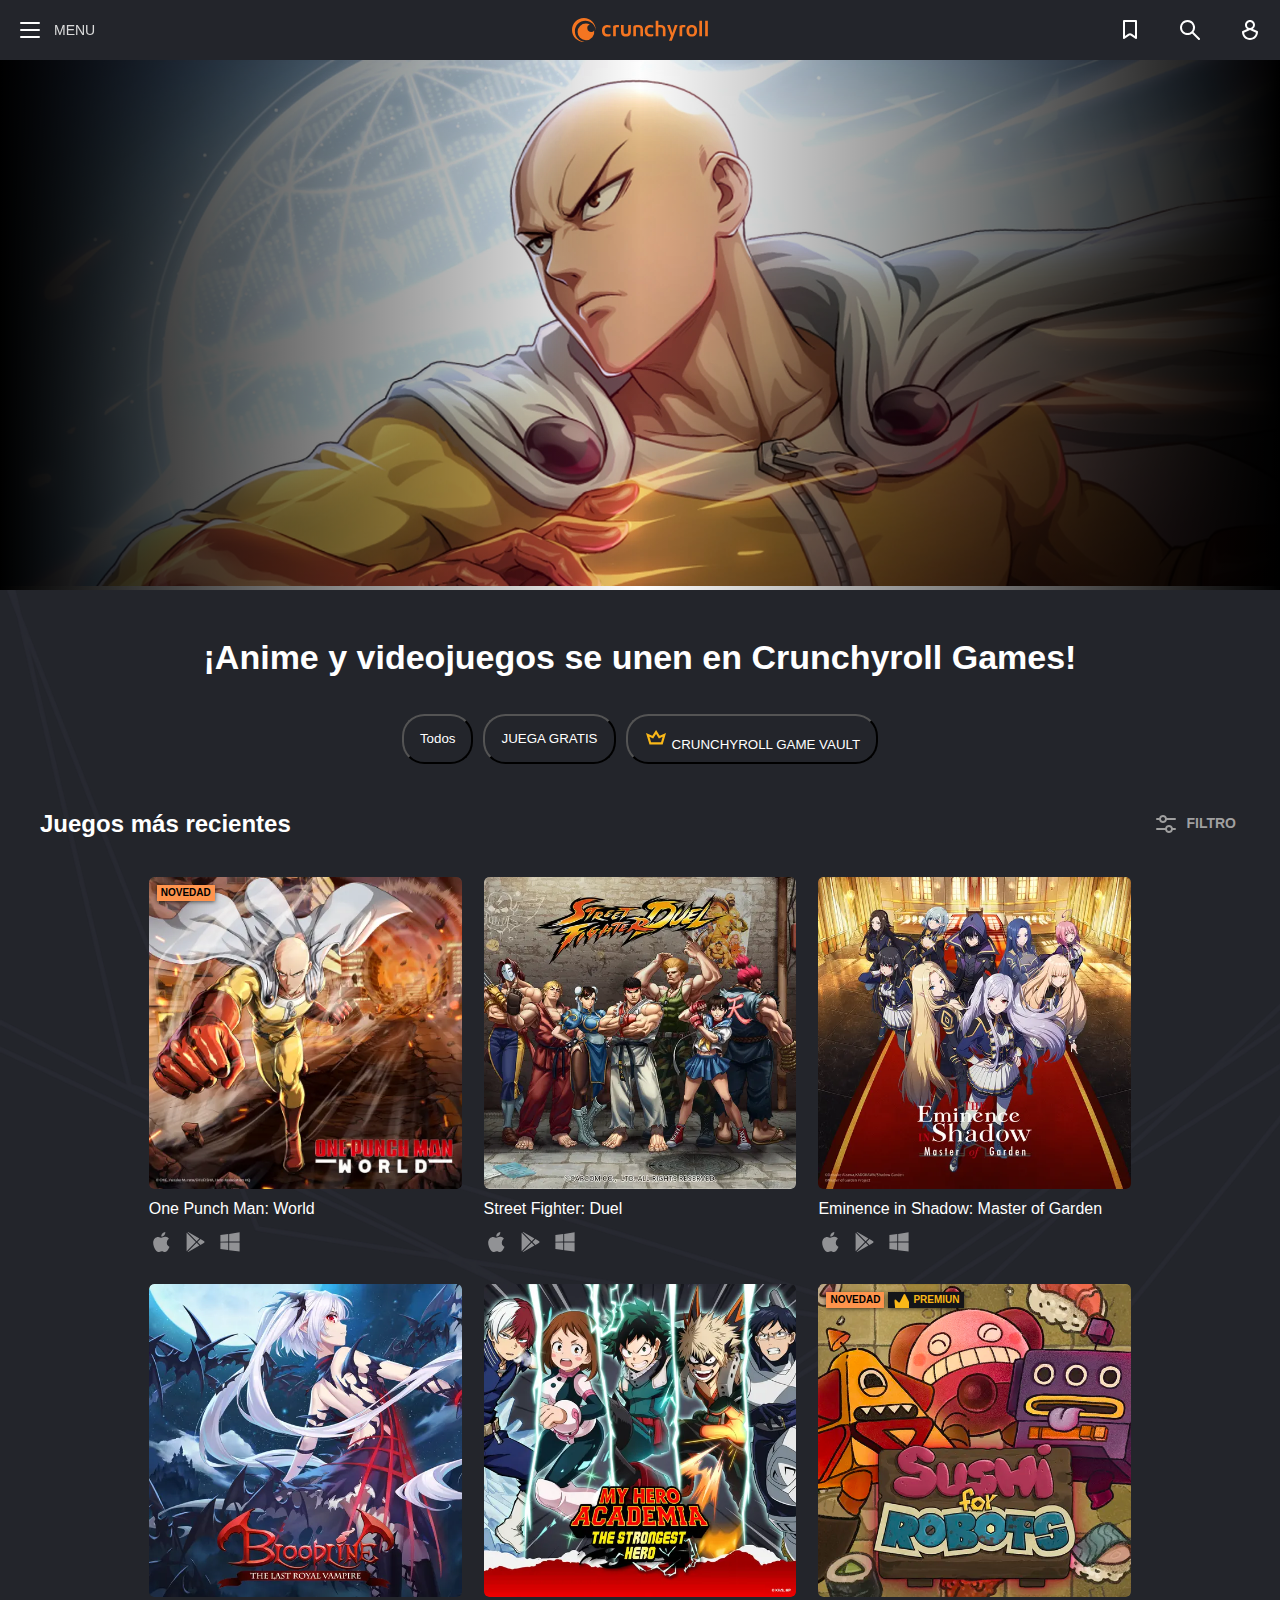
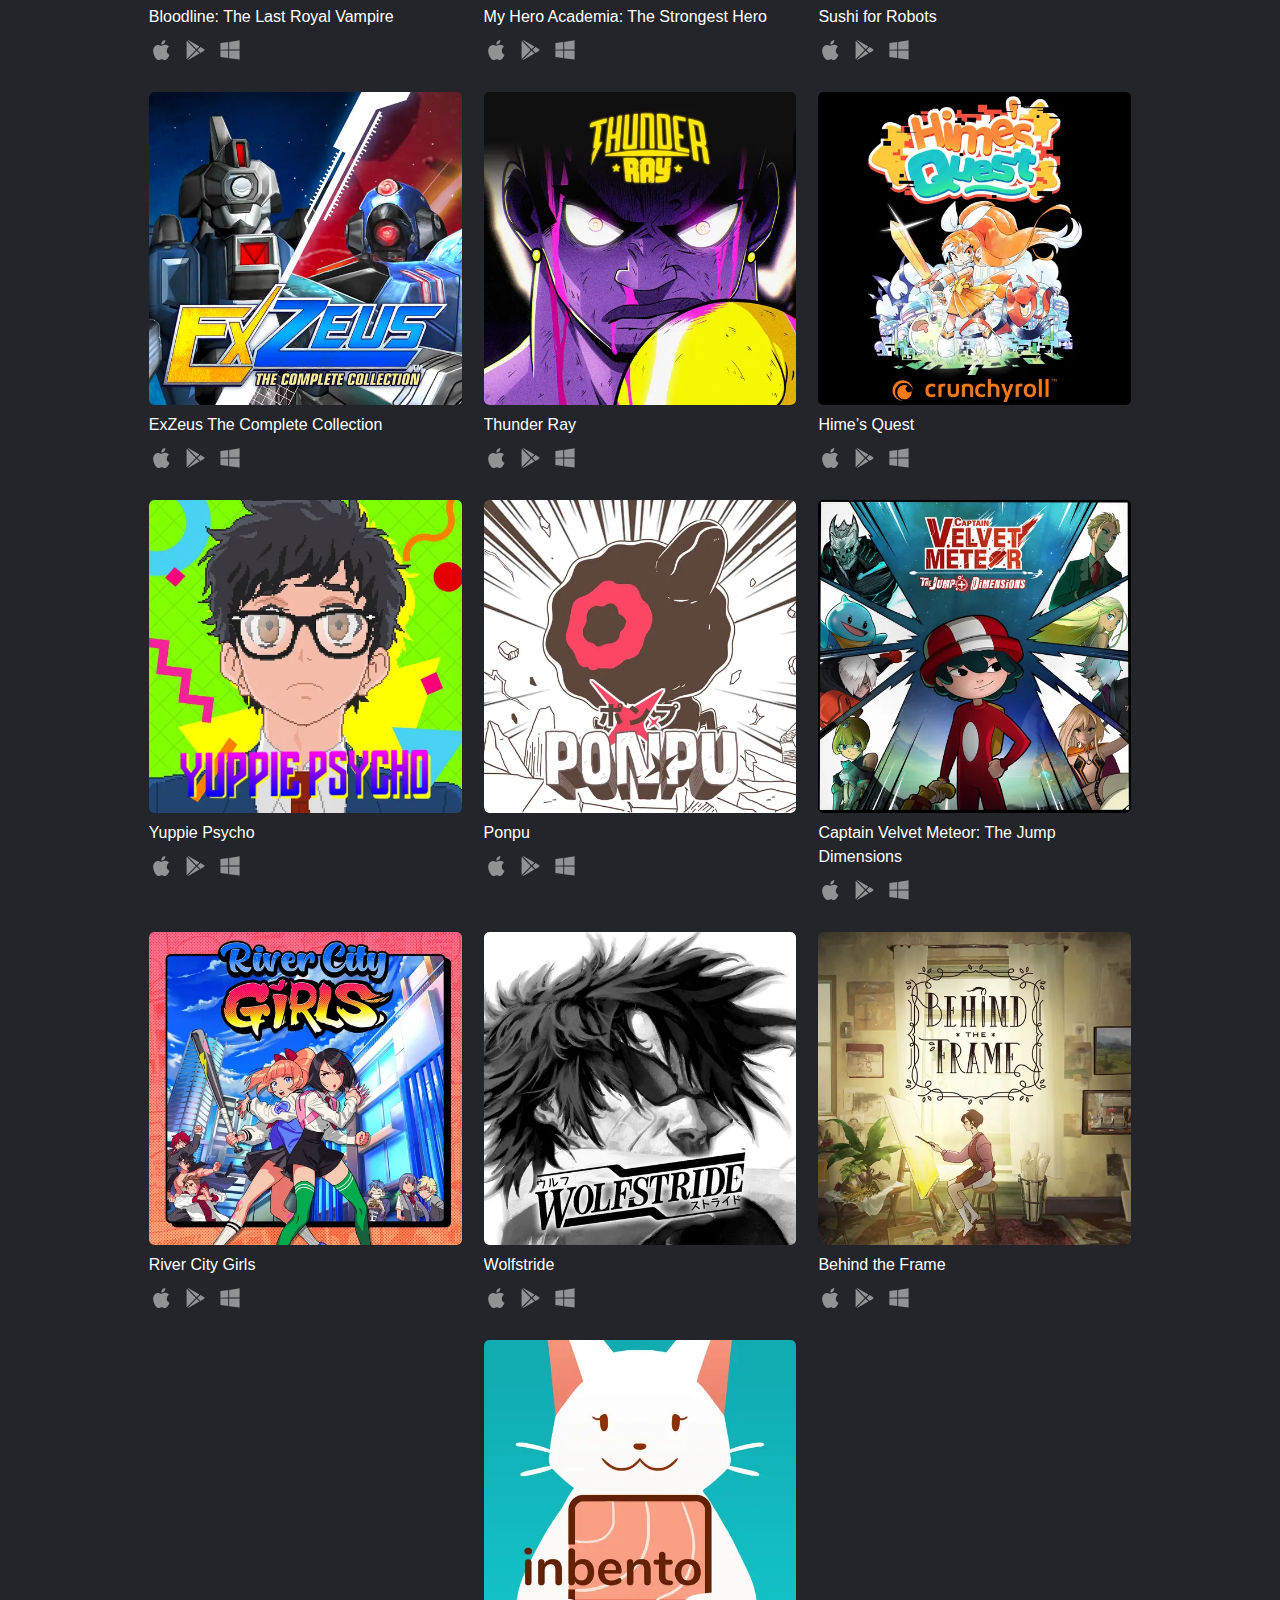
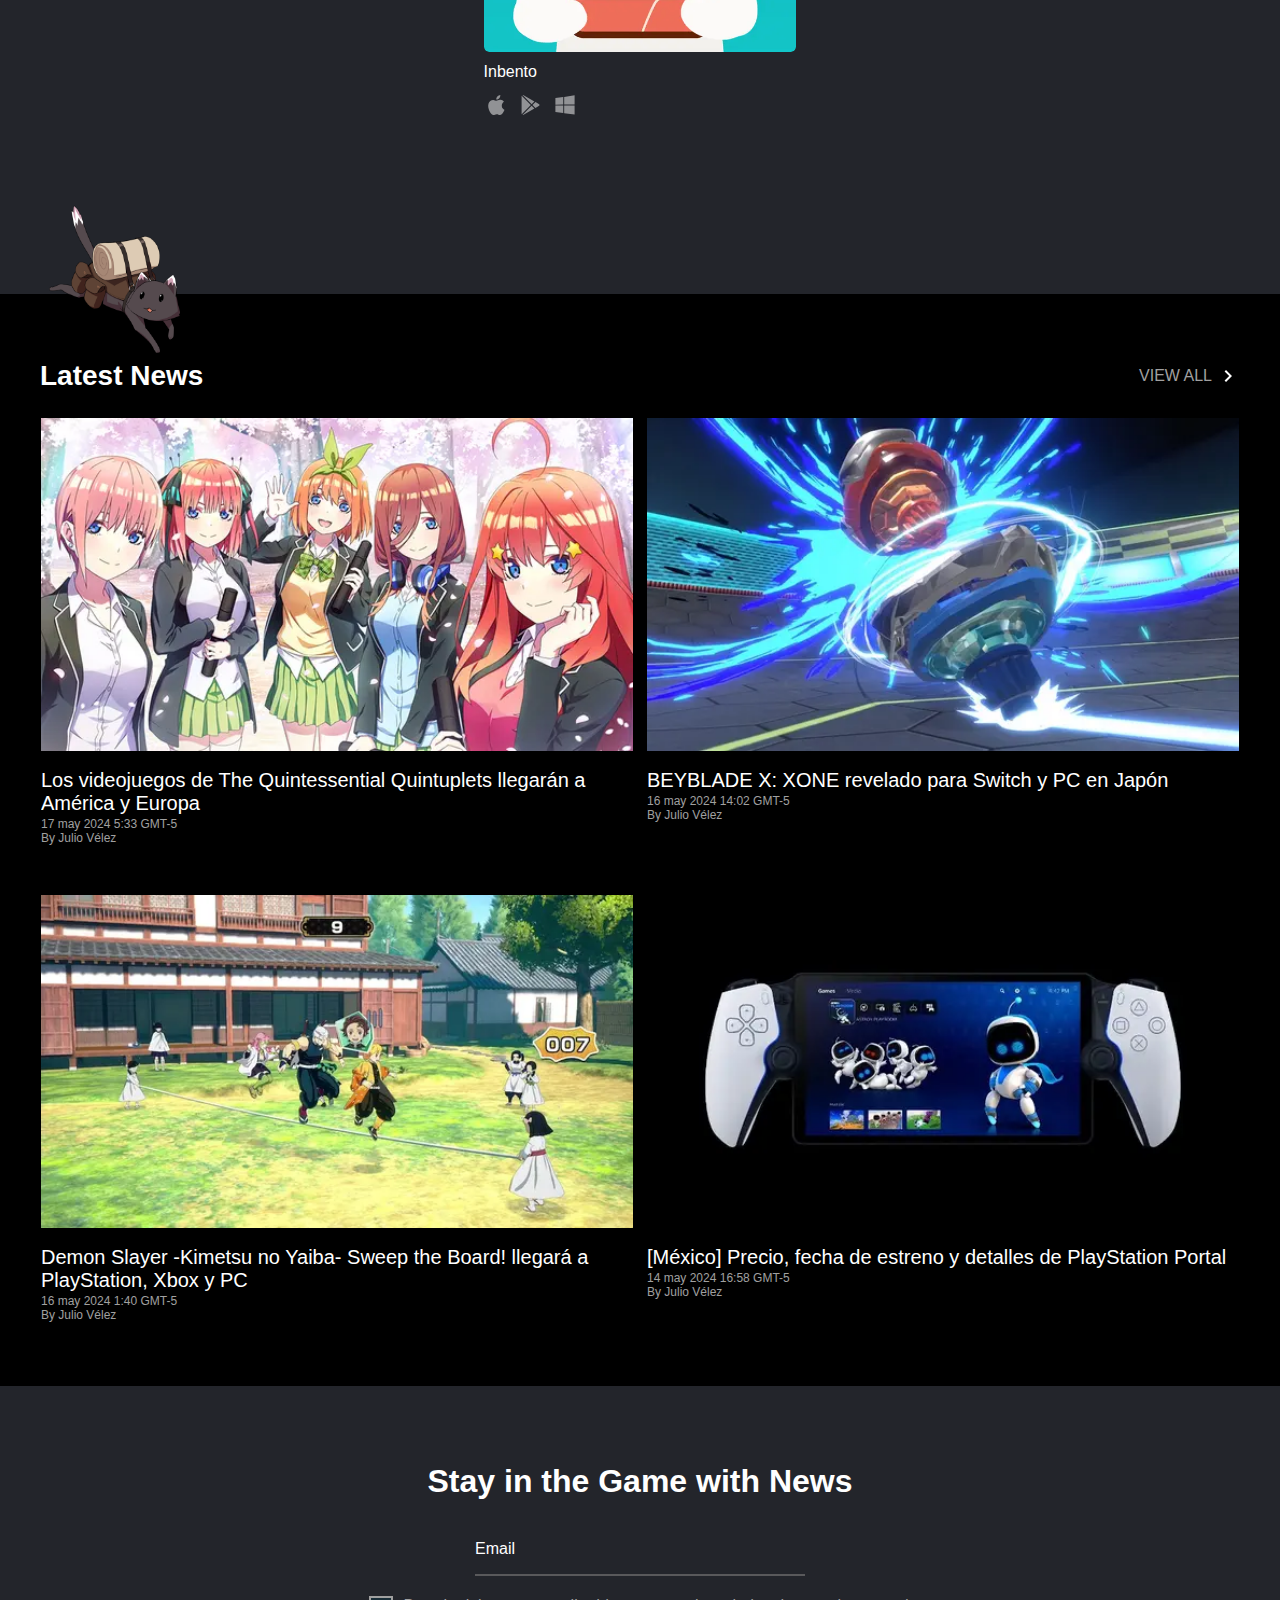
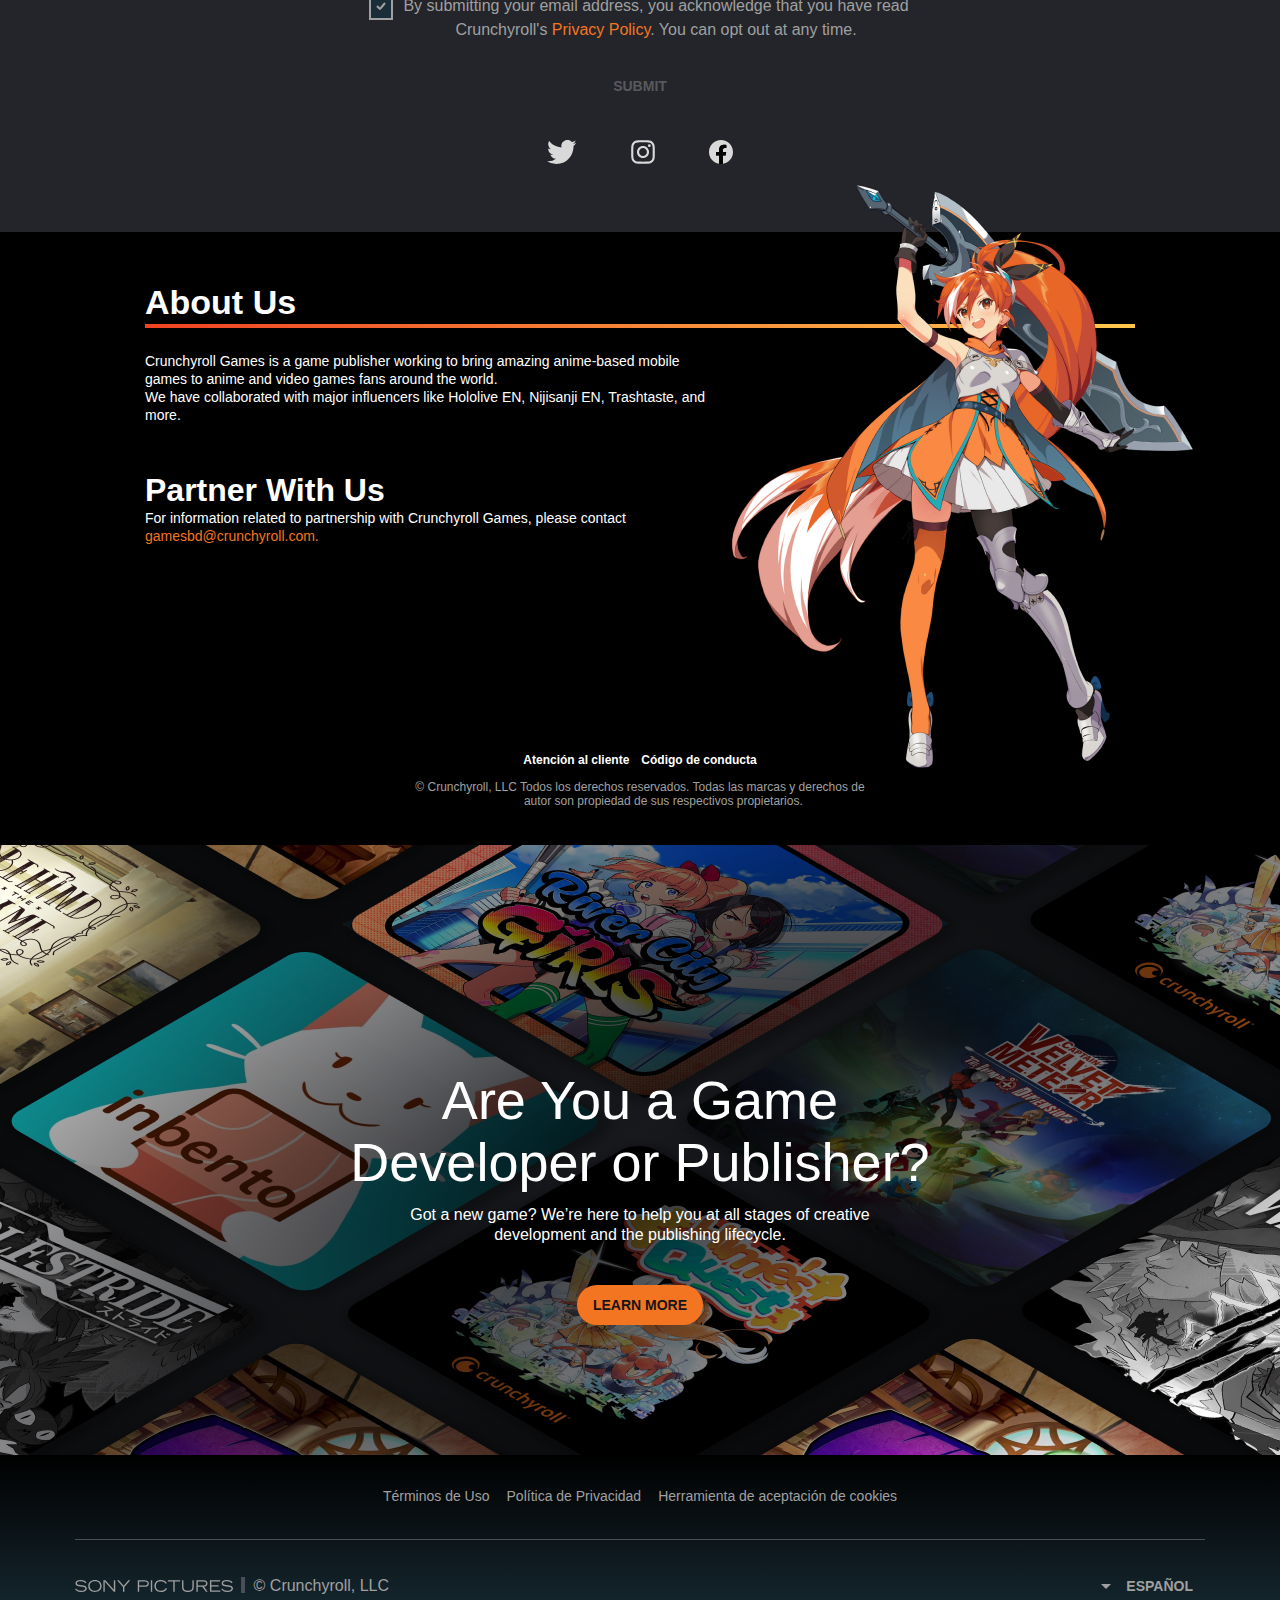
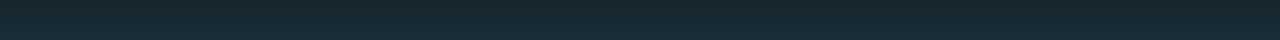
<file: index.html>
<!DOCTYPE html>
<html lang="en">

<head>
  <meta charset="UTF-8" />
  <meta name="viewport" content="width=device-width, initial-scale=1.0" />
  <title>Animes Games for Android & IOS-Crunchyroll Games</title>
  <link rel="stylesheet" href="./style.css" />
</head>

<body>
  <header>
    <div class="header">
      <div class="header_content">
        <!-- menu lado derecho -->
        <div class="menu_izquierda">
          <div class="menu_open">
            <label class="button_open_menu" for="open_menu" role="button">
              <svg xmlns="http://www.w3.org/2000/svg" width="24" height="24" viewBox="0 0 24 24" fill="white">
                <path
                  d="M21 18a1 1 0 0 1 0 2H3a1 1 0 0 1 0-2zm0-7a1 1 0 0 1 0 2H3a1 1 0 0 1 0-2zm0-7a1 1 0 0 1 0 2H3a1 1 0 0 1 0-2z"
                  fill-rule="evenodd"></path>
              </svg>
              <span class="titulo_open_menu">Menu</span>
            </label>
          </div>
        </div>
        <!-- menu desplegable -->
        <input type="checkbox" class="checkbox_menu" id="open_menu" />
        <div class="menu_desplegable">
          <nav>
            <div class="menu_desplegable_open">
              <span class="title">Browser</span>
              <ul class="menu">
                <li class="menu_list">
                  <a href="#" target rel class="menu_list_title">Popular</a>
                </li>
                <li class="menu_list">
                  <a href="#" target rel class="menu_list_title">New</a>
                </li>
                <li class="menu_list">
                  <a href="#" target rel class="menu_list_title">Simulcast Season</a>
                </li>
                <li class="menu_list">
                  <a href="#" target rel class="menu_list_title">Generos</a>
                </li>
              </ul>
            </div>
            <div class="menu_desplegable_open">
              <ul class="menu">
                <li class="menu_list">
                  <a href="#" target rel class="menu_list_title">New</a>
                </li>
                <li class="menu_list">
                  <a href="#" target rel class="menu_list_title">Games</a>
                </li>
                <li class="menu_list">
                  <a href="#" target rel class="menu_list_title">Anime Awards</a>
                </li>
                <li class="menu_list">
                  <a href="#" target rel class="menu_list_title">Store</a>
                </li>
              </ul>
            </div>
          </nav>
        </div>
        <div class="logo_main">
          <a href="#" class="logo_tablet">
            <div class="header_svg">
              <svg xmlns="http://www.w3.org/2000/svg" fill="#f47521" width="24" height="24" viewBox="0 0 24 24">
                <path fill-rule="evenodd"
                  d="M19.766 14.484a3.87 3.87 0 0 1-1.313-7.51A8.5 8.5 0 0 0 6 14.5a8.5 8.5 0 0 0 8.5 8.5 8.5 8.5 0 0 0 8.357-10.058 3.864 3.864 0 0 1-3.091 1.542M12 0C5.373 0 0 5.373 0 12s5.373 12 12 12c.274 0 .546-.01.815-.028C7.29 23.64 2.91 19.055 2.91 13.445c0-5.825 4.723-10.547 10.548-10.547 5.577 0 10.142 4.328 10.521 9.808.013-.234.021-.469.021-.706 0-6.627-5.373-12-12-12">
                </path>
              </svg>
            </div>
          </a>
          <a href="#" class="logo_mobil">
            <div class="header_svg">
              <svg xmlns="http://www.w3.org/2000/svg" fill="#f47521" width="136" height="24" viewBox="0 0 136 24">
                <path fill-rule="evenodd"
                  d="M66.397 6.887c-2.775 0-5.067.25-5.067 2.124v9.317h2.62V9.873c0-.48 1.355-.577 2.097-.577 2.383 0 2.336 1.045 2.336 2.037v6.995h2.602v-7.053c0-3.134-1.552-4.388-4.588-4.388zm66.757 11.449h2.68V2.786h-2.68v15.55zm-5.808 0h2.682V2.786h-2.682v15.55zm-7.589-2.018c-1.594 0-2.603-.59-2.603-3.579 0-2.99 1.009-3.58 2.603-3.58 1.59 0 2.601.59 2.601 3.58s-1.01 3.579-2.6 3.579zm0-9.401c-3.41 0-5.292 2.06-5.292 5.822s1.882 5.822 5.292 5.822c3.406 0 5.29-2.06 5.29-5.822 0-3.761-1.884-5.822-5.29-5.822zM107.52 8.34v9.995h2.684V9.903c0-.66 1.646-.64 3.141-.663V6.894s-5.825-.243-5.825 1.447zm-7.143 6.587-2.503-7.854h-2.834l3.994 10.674c-.14.398 0 .003-2.034 5.036l2.802.002 1.623-4.18 4.244-11.532h-2.836l-2.456 7.854zm-11.79-8.034c-.871 0-1.61.135-2.234.383V2.786h-2.679v15.55h2.679V9.624c.446-.203 1.05-.339 1.785-.339 2.502 0 2.726 1.06 2.726 2.055v6.996h2.658v-6.771c0-2.934-1.832-4.671-4.934-4.671zm-7.323 8.778c-.83.34-1.75.566-2.784.566-1.883 0-3.052-.59-3.052-3.493 0-2.925 1.169-3.492 3.052-3.492 1.034 0 1.953.204 2.784.543V7.528a8.639 8.639 0 0 0-3.233-.634c-3.41 0-5.299 2.087-5.299 5.85 0 3.767 1.89 5.831 5.299 5.831 1.192 0 2.27-.252 3.233-.636v-2.267zm-25.05-2.049c0 1.812-.656 2.431-2.289 2.431-1.613 0-2.268-.619-2.268-2.43v-6.55h-2.638v6.185c0 3.33 1.07 5.302 4.906 5.302 3.826 0 4.928-1.971 4.928-5.302V7.074h-2.64v6.55zM43.831 9.91c0-.667 1.632-.646 3.127-.67V6.894s-5.807-.237-5.807 1.447v9.995h2.68V9.91zM11.892 0c6.569 0 11.893 5.325 11.893 11.892 0 .236-.007.469-.02.7-.376-5.43-4.9-9.72-10.427-9.72-5.773 0-10.454 4.68-10.454 10.453 0 5.56 4.34 10.103 9.817 10.433-.267.018-.536.027-.809.027C5.325 23.785 0 18.461 0 11.892 0 5.325 5.325 0 11.892 0zm2.055 5.572a8.32 8.32 0 0 1 3.886.957 3.806 3.806 0 0 0 1.292 7.385 3.8 3.8 0 0 0 3.039-1.516 8.357 8.357 0 0 1-8.217 9.889 8.357 8.357 0 0 1-8.357-8.358 8.357 8.357 0 0 1 8.357-8.357zm21.346 1.322c1.188 0 2.265.249 3.23.634v2.265a7.265 7.265 0 0 0-2.78-.542c-1.885 0-3.05.566-3.05 3.488 0 2.9 1.165 3.49 3.05 3.49 1.029 0 1.949-.226 2.78-.565v2.265a8.661 8.661 0 0 1-3.23.634c-3.41 0-5.293-2.06-5.293-5.824 0-3.761 1.882-5.845 5.293-5.845z">
                </path>
              </svg>
            </div>
          </a>
        </div>
        <div class="menu_derecha_main">
          <ul class="menu_derecha">
            <li>
              <a href="#">
                <div class="header_svg">
                  <svg xmlns="http://www.w3.org/2000/svg" fill="white" width="24" height="24" viewBox="0 0 24 24">
                    <path
                      d="m17 18.113-3.256-2.326A2.989 2.989 0 0 0 12 15.228c-.629 0-1.232.194-1.744.559L7 18.113V4h10v14.113zM18 2H6a1 1 0 0 0-1 1v17.056c0 .209.065.412.187.581a.994.994 0 0 0 1.394.233l4.838-3.455a1 1 0 0 1 1.162 0l4.838 3.455A1 1 0 0 0 19 20.056V3a1 1 0 0 0-1-1z"
                      fill-rule="evenodd"></path>
                  </svg>
                </div>
              </a>
            </li>
            <li>
              <a href="#">
                <div class="header_svg">
                  <svg xmlns="http://www.w3.org/2000/svg" fill="white" width="24" height="24" viewBox="0 0 24 24">
                    <path
                      d="M9.5 2a7.5 7.5 0 0 1 5.975 12.034l6.234 6.26a1 1 0 1 1-1.418 1.412l-6.228-6.254A7.5 7.5 0 1 1 9.5 2zm0 2a5.5 5.5 0 1 0 0 11 5.5 5.5 0 0 0 0-11z"
                      fill-rule="evenodd"></path>
                  </svg>
                </div>
              </a>
            </li>
            <li>
              <a href="#">
                <div class="header_svg">
                  <svg xmlns="http://www.w3.org/2000/svg" fill="white" width="24" height="24" viewBox="0 0 24 24">
                    <path
                      d="M12 20a6.01 6.01 0 0 1-5.966-5.355L12 12.088l5.966 2.557A6.01 6.01 0 0 1 12 20m0-16c1.654 0 3 1.346 3 3s-1.345 3-2.999 3h-.002A3.003 3.003 0 0 1 9 7c0-1.654 1.346-3 3-3m7.394 9.081-4.572-1.959A4.997 4.997 0 0 0 17 7c0-2.757-2.243-5-5-5S7 4.243 7 7c0 1.71.865 3.22 2.178 4.122l-4.572 1.959A.999.999 0 0 0 4 14c0 4.411 3.589 8 8 8s8-3.589 8-8c0-.4-.238-.762-.606-.919"
                      fill-rule="evenodd"></path>
                  </svg>
                </div>
              </a>
            </li>
          </ul>
        </div>
      </div>
    </div>
    <!-- separacion de imagen no quitar -->
    <div class="header_separacion"></div>
  </header>
  <main class="main_main">
    <div class="main_zone_1">
      <div class="zone_1_content">
        <div class="zone_1_list">
          <div class="zone_1_list_img">
            <div class="overlay"></div>
            <img src="./Img/1.One punch init.webp" alt="" />
          </div>
        </div>
      </div>
    </div>
    <div class="main_zone_2">
      <div class="backgroud">
        <div class="backgroud_top">
          <div class="backgroud_top_content">
            <picture>
              <img src="./Img/angles-top.webp" sizes="(max-width: 1440px) 100vw, 1440px" />
            </picture>
          </div>
        </div>
      </div>
      <div class="zona_2_title">
        <h1 class="texto">
          ¡Anime y videojuegos se unen en Crunchyroll Games!
        </h1>
      </div>
      <div class="zona_2_bandeja">
        <div class="bandeja_boton">
          <div class="bandeja_boton_1 boton1">
            <button class="todos" tabindex="0">Todos</button>
          </div>
        </div>
        <div class="bandeja_boton">
          <div class="bandeja_boton_1 boton2">
            <button class="JUEGA GRATIS" tabindex="0">JUEGA GRATIS</button>
          </div>
        </div>
        <div class="bandeja_boton">
          <div class="bandeja_boton_1 boton3">
            <button class="CRUNCHYROLL GAME VAULT" tabindex="0">
              <svg xmlns="http://www.w3.org/2000/svg" width="24" height="24" viewBox="0 0 24 24" class="icon-before">
                <path
                  d="m22 7.97-3.337 11.463H5.487L2 7.955l6.345 2.835L12.085 5l3.615 5.785L22 7.97zm-4.946 9.32 1.593-5.474-3.776 1.687-2.816-4.505-2.906 4.5-3.731-1.667 1.658 5.458h9.978z"
                  fill-rule="evenodd"></path>
              </svg>CRUNCHYROLL GAME VAULT
            </button>
          </div>
        </div>
      </div>
      <div class="zona_2_filtro">
        <h2 class="filtro_subtitulo" type="headline">Juegos más recientes</h2>
        <div class="filtro_item">
          <div class="item_1">
            <div class="item_2">
              <svg xmlns="http://www.w3.org/2000/svg" width="24" height="24" viewBox="0 0 24 24" fill="#a0a0a0"
                class="item_icon">
                <path
                  d="M9 5c1.103 0 2 .897 2 2s-.897 2-2 2-2-.897-2-2 .897-2 2-2m6 8c1.858 0 3.411 1.28 3.858 3H21a1 1 0 0 1 0 2h-2.142c-.447 1.72-2 3-3.858 3s-3.411-1.28-3.858-3H3a1 1 0 0 1 0-2h8.142c.447-1.72 2-3 3.858-3zm0 2c-1.103 0-2 .897-2 2s.897 2 2 2 2-.897 2-2-.897-2-2-2zM9 3c1.858 0 3.411 1.28 3.858 3H21a1 1 0 0 1 0 2h-8.142c-.447 1.72-2 3-3.858 3S5.589 9.72 5.142 8H3a1 1 0 0 1 0-2h2.142c.447-1.72 2-3 3.858-3z"
                  fill-rule="evenodd"></path>
                <span class="item_title">Filtro</span>
              </svg>
            </div>
          </div>
        </div>
      </div>
      <div class="card_main">
        <div class="card"><a href="#">
            <div class="card_pegatina">
              <span class="Novedad">Novedad</span>
            </div>
            <div class="card_img">
              <img src="./Img/2.one Punch.webp" alt="One Punch Man: World">
            </div>
            <div class="card_info">
              <p class="card_titulo">One Punch Man: World</p>
              <div class="card_plataforma">
                <ul class="plataforma_list">
                  <li><svg xmlns="http://www.w3.org/2000/svg" width="24" height="24" viewBox="0 0 24 24"
                      class="icon-svg">
                      <path
                        d="M19.9494 8.81868C19.8334 8.90869 17.7851 10.0628 17.7851 12.6291C17.7851 15.5974 20.3914 16.6475 20.4695 16.6735C20.4575 16.7375 20.0554 18.1116 19.0953 19.5118C18.2392 20.7439 17.3451 21.974 15.9849 21.974C14.6248 21.974 14.2747 21.1839 12.7045 21.1839C11.1744 21.1839 10.6303 22 9.38616 22C8.14201 22 7.27391 20.8599 6.27579 19.4597C5.11966 17.8156 4.18555 15.2613 4.18555 12.8371C4.18555 8.94869 6.71384 6.88649 9.20214 6.88649C10.5243 6.88649 11.6264 7.75458 12.4565 7.75458C13.2466 7.75458 14.4788 6.83448 15.9829 6.83448C16.553 6.83448 18.6012 6.88649 19.9494 8.81868ZM15.2688 5.18832C15.8909 4.45024 16.331 3.42614 16.331 2.40204C16.331 2.26003 16.319 2.11601 16.293 2C15.2808 2.038 14.0767 2.67407 13.3506 3.51615C12.7806 4.16422 12.2485 5.18832 12.2485 6.22642C12.2485 6.38244 12.2745 6.53845 12.2865 6.58846C12.3505 6.60046 12.4545 6.61446 12.5585 6.61446C13.4666 6.61446 14.6088 6.0064 15.2688 5.18832Z">
                      </path>
                    </svg></li>
                  <li><svg xmlns="http://www.w3.org/2000/svg" width="25" height="24" viewBox="0 0 25 24"
                      class="icon-svg">
                      <path
                        d="M4.50972 2.01344C4.88103 1.96523 5.25755 2.0476 5.57482 2.24644L16.3923 8.39588L13.6547 11.1669L4.50972 2.01344ZM3.6776 2.84557C3.62543 3.02673 3.6002 3.21459 3.60271 3.4031V20.5949C3.6002 20.7834 3.62543 20.9713 3.6776 21.1524L12.8309 11.999L3.6776 2.84557ZM13.663 12.8311L4.50972 21.9846C4.8812 22.0371 5.25922 21.9544 5.57482 21.7516L16.3923 15.6021L13.663 12.8311ZM20.7526 10.8839L17.4741 9.01998L14.4785 11.999L17.4658 14.9863L20.7443 13.1224C21.826 12.5066 21.826 11.4914 20.7443 10.8756L20.7526 10.8839Z">
                      </path>
                    </svg></li>
                  <li><svg xmlns="http://www.w3.org/2000/svg" width="24" height="24" viewBox="0 0 24 24"
                      class="icon-svg">
                      <path
                        d="M2.40039 5.08932L10.2469 4.0208L10.2503 11.5893L2.40752 11.634L2.40039 5.0894V5.08932ZM10.2431 12.4613L10.2491 20.0364L2.40647 18.9582L2.40602 12.4105L10.2431 12.4613ZM11.1943 3.88092L21.598 2.36255V11.493L11.1943 11.5755V3.88092ZM21.6004 12.5325L21.5979 21.6219L11.1942 20.1535L11.1797 12.5155L21.6004 12.5325Z">
                      </path>
                    </svg></li>
                </ul>
              </div>
            </div>
          </a></div>
        <div class="card"><a href="#">
            <div class="card_pegatina"></div>
            <div class="card_img">
              <img src="./Img/3.street fighter.webp" alt="Street Fighter: Duel">
            </div>
            <div class="card_info">
              <p class="card_titulo">Street Fighter: Duel</p>
              <div class="card_plataforma">
                <ul class="plataforma_list">
                  <li><svg xmlns="http://www.w3.org/2000/svg" width="24" height="24" viewBox="0 0 24 24"
                      class="icon-svg">
                      <path
                        d="M19.9494 8.81868C19.8334 8.90869 17.7851 10.0628 17.7851 12.6291C17.7851 15.5974 20.3914 16.6475 20.4695 16.6735C20.4575 16.7375 20.0554 18.1116 19.0953 19.5118C18.2392 20.7439 17.3451 21.974 15.9849 21.974C14.6248 21.974 14.2747 21.1839 12.7045 21.1839C11.1744 21.1839 10.6303 22 9.38616 22C8.14201 22 7.27391 20.8599 6.27579 19.4597C5.11966 17.8156 4.18555 15.2613 4.18555 12.8371C4.18555 8.94869 6.71384 6.88649 9.20214 6.88649C10.5243 6.88649 11.6264 7.75458 12.4565 7.75458C13.2466 7.75458 14.4788 6.83448 15.9829 6.83448C16.553 6.83448 18.6012 6.88649 19.9494 8.81868ZM15.2688 5.18832C15.8909 4.45024 16.331 3.42614 16.331 2.40204C16.331 2.26003 16.319 2.11601 16.293 2C15.2808 2.038 14.0767 2.67407 13.3506 3.51615C12.7806 4.16422 12.2485 5.18832 12.2485 6.22642C12.2485 6.38244 12.2745 6.53845 12.2865 6.58846C12.3505 6.60046 12.4545 6.61446 12.5585 6.61446C13.4666 6.61446 14.6088 6.0064 15.2688 5.18832Z">
                      </path>
                    </svg></li>
                  <li><svg xmlns="http://www.w3.org/2000/svg" width="25" height="24" viewBox="0 0 25 24"
                      class="icon-svg">
                      <path
                        d="M4.50972 2.01344C4.88103 1.96523 5.25755 2.0476 5.57482 2.24644L16.3923 8.39588L13.6547 11.1669L4.50972 2.01344ZM3.6776 2.84557C3.62543 3.02673 3.6002 3.21459 3.60271 3.4031V20.5949C3.6002 20.7834 3.62543 20.9713 3.6776 21.1524L12.8309 11.999L3.6776 2.84557ZM13.663 12.8311L4.50972 21.9846C4.8812 22.0371 5.25922 21.9544 5.57482 21.7516L16.3923 15.6021L13.663 12.8311ZM20.7526 10.8839L17.4741 9.01998L14.4785 11.999L17.4658 14.9863L20.7443 13.1224C21.826 12.5066 21.826 11.4914 20.7443 10.8756L20.7526 10.8839Z">
                      </path>
                    </svg></li>
                  <li><svg xmlns="http://www.w3.org/2000/svg" width="24" height="24" viewBox="0 0 24 24"
                      class="icon-svg">
                      <path
                        d="M2.40039 5.08932L10.2469 4.0208L10.2503 11.5893L2.40752 11.634L2.40039 5.0894V5.08932ZM10.2431 12.4613L10.2491 20.0364L2.40647 18.9582L2.40602 12.4105L10.2431 12.4613ZM11.1943 3.88092L21.598 2.36255V11.493L11.1943 11.5755V3.88092ZM21.6004 12.5325L21.5979 21.6219L11.1942 20.1535L11.1797 12.5155L21.6004 12.5325Z">
                      </path>
                    </svg></li>
                </ul>
              </div>
            </div>
          </a></div>
        <div class="card"><a href="#">
            <div class="card_pegatina"></div>
            <div class="card_img">
              <img src="./Img/4.the Eminence shadow.webp" alt="Eminence in Shadow: Master of Garden">
            </div>
            <div class="card_info">
              <p class="card_titulo">Eminence in Shadow: Master of Garden</p>
              <div class="card_plataforma">
                <ul class="plataforma_list">
                  <li><svg xmlns="http://www.w3.org/2000/svg" width="24" height="24" viewBox="0 0 24 24"
                      class="icon-svg">
                      <path
                        d="M19.9494 8.81868C19.8334 8.90869 17.7851 10.0628 17.7851 12.6291C17.7851 15.5974 20.3914 16.6475 20.4695 16.6735C20.4575 16.7375 20.0554 18.1116 19.0953 19.5118C18.2392 20.7439 17.3451 21.974 15.9849 21.974C14.6248 21.974 14.2747 21.1839 12.7045 21.1839C11.1744 21.1839 10.6303 22 9.38616 22C8.14201 22 7.27391 20.8599 6.27579 19.4597C5.11966 17.8156 4.18555 15.2613 4.18555 12.8371C4.18555 8.94869 6.71384 6.88649 9.20214 6.88649C10.5243 6.88649 11.6264 7.75458 12.4565 7.75458C13.2466 7.75458 14.4788 6.83448 15.9829 6.83448C16.553 6.83448 18.6012 6.88649 19.9494 8.81868ZM15.2688 5.18832C15.8909 4.45024 16.331 3.42614 16.331 2.40204C16.331 2.26003 16.319 2.11601 16.293 2C15.2808 2.038 14.0767 2.67407 13.3506 3.51615C12.7806 4.16422 12.2485 5.18832 12.2485 6.22642C12.2485 6.38244 12.2745 6.53845 12.2865 6.58846C12.3505 6.60046 12.4545 6.61446 12.5585 6.61446C13.4666 6.61446 14.6088 6.0064 15.2688 5.18832Z">
                      </path>
                    </svg></li>
                  <li><svg xmlns="http://www.w3.org/2000/svg" width="25" height="24" viewBox="0 0 25 24"
                      class="icon-svg">
                      <path
                        d="M4.50972 2.01344C4.88103 1.96523 5.25755 2.0476 5.57482 2.24644L16.3923 8.39588L13.6547 11.1669L4.50972 2.01344ZM3.6776 2.84557C3.62543 3.02673 3.6002 3.21459 3.60271 3.4031V20.5949C3.6002 20.7834 3.62543 20.9713 3.6776 21.1524L12.8309 11.999L3.6776 2.84557ZM13.663 12.8311L4.50972 21.9846C4.8812 22.0371 5.25922 21.9544 5.57482 21.7516L16.3923 15.6021L13.663 12.8311ZM20.7526 10.8839L17.4741 9.01998L14.4785 11.999L17.4658 14.9863L20.7443 13.1224C21.826 12.5066 21.826 11.4914 20.7443 10.8756L20.7526 10.8839Z">
                      </path>
                    </svg></li>
                  <li><svg xmlns="http://www.w3.org/2000/svg" width="24" height="24" viewBox="0 0 24 24"
                      class="icon-svg">
                      <path
                        d="M2.40039 5.08932L10.2469 4.0208L10.2503 11.5893L2.40752 11.634L2.40039 5.0894V5.08932ZM10.2431 12.4613L10.2491 20.0364L2.40647 18.9582L2.40602 12.4105L10.2431 12.4613ZM11.1943 3.88092L21.598 2.36255V11.493L11.1943 11.5755V3.88092ZM21.6004 12.5325L21.5979 21.6219L11.1942 20.1535L11.1797 12.5155L21.6004 12.5325Z">
                      </path>
                    </svg></li>
                </ul>
              </div>
            </div>
          </a></div>
        <div class="card"><a href="#">
            <div class="card_pegatina"></div>
            <div class="card_img">
              <img src="./Img/5.Bloodline.webp" alt="Bloodline: The Last Royal Vampire">
            </div>
            <div class="card_info">
              <p class="card_titulo">Bloodline: The Last Royal Vampire</p>
              <div class="card_plataforma">
                <ul class="plataforma_list">
                  <li><svg xmlns="http://www.w3.org/2000/svg" width="24" height="24" viewBox="0 0 24 24"
                      class="icon-svg">
                      <path
                        d="M19.9494 8.81868C19.8334 8.90869 17.7851 10.0628 17.7851 12.6291C17.7851 15.5974 20.3914 16.6475 20.4695 16.6735C20.4575 16.7375 20.0554 18.1116 19.0953 19.5118C18.2392 20.7439 17.3451 21.974 15.9849 21.974C14.6248 21.974 14.2747 21.1839 12.7045 21.1839C11.1744 21.1839 10.6303 22 9.38616 22C8.14201 22 7.27391 20.8599 6.27579 19.4597C5.11966 17.8156 4.18555 15.2613 4.18555 12.8371C4.18555 8.94869 6.71384 6.88649 9.20214 6.88649C10.5243 6.88649 11.6264 7.75458 12.4565 7.75458C13.2466 7.75458 14.4788 6.83448 15.9829 6.83448C16.553 6.83448 18.6012 6.88649 19.9494 8.81868ZM15.2688 5.18832C15.8909 4.45024 16.331 3.42614 16.331 2.40204C16.331 2.26003 16.319 2.11601 16.293 2C15.2808 2.038 14.0767 2.67407 13.3506 3.51615C12.7806 4.16422 12.2485 5.18832 12.2485 6.22642C12.2485 6.38244 12.2745 6.53845 12.2865 6.58846C12.3505 6.60046 12.4545 6.61446 12.5585 6.61446C13.4666 6.61446 14.6088 6.0064 15.2688 5.18832Z">
                      </path>
                    </svg></li>
                  <li><svg xmlns="http://www.w3.org/2000/svg" width="25" height="24" viewBox="0 0 25 24"
                      class="icon-svg">
                      <path
                        d="M4.50972 2.01344C4.88103 1.96523 5.25755 2.0476 5.57482 2.24644L16.3923 8.39588L13.6547 11.1669L4.50972 2.01344ZM3.6776 2.84557C3.62543 3.02673 3.6002 3.21459 3.60271 3.4031V20.5949C3.6002 20.7834 3.62543 20.9713 3.6776 21.1524L12.8309 11.999L3.6776 2.84557ZM13.663 12.8311L4.50972 21.9846C4.8812 22.0371 5.25922 21.9544 5.57482 21.7516L16.3923 15.6021L13.663 12.8311ZM20.7526 10.8839L17.4741 9.01998L14.4785 11.999L17.4658 14.9863L20.7443 13.1224C21.826 12.5066 21.826 11.4914 20.7443 10.8756L20.7526 10.8839Z">
                      </path>
                    </svg></li>
                  <li><svg xmlns="http://www.w3.org/2000/svg" width="24" height="24" viewBox="0 0 24 24"
                      class="icon-svg">
                      <path
                        d="M2.40039 5.08932L10.2469 4.0208L10.2503 11.5893L2.40752 11.634L2.40039 5.0894V5.08932ZM10.2431 12.4613L10.2491 20.0364L2.40647 18.9582L2.40602 12.4105L10.2431 12.4613ZM11.1943 3.88092L21.598 2.36255V11.493L11.1943 11.5755V3.88092ZM21.6004 12.5325L21.5979 21.6219L11.1942 20.1535L11.1797 12.5155L21.6004 12.5325Z">
                      </path>
                    </svg></li>
                </ul>
              </div>
            </div>
          </a></div>
        <div class="card"><a href="#">
            <div class="card_pegatina"></div>
            <div class="card_img">
              <img src="./Img/6.My hero Academia.webp" alt="My Hero Academia: The Strongest Hero">
            </div>
            <div class="card_info">
              <p class="card_titulo">My Hero Academia: The Strongest Hero</p>
              <div class="card_plataforma">
                <ul class="plataforma_list">
                  <li><svg xmlns="http://www.w3.org/2000/svg" width="24" height="24" viewBox="0 0 24 24"
                      class="icon-svg">
                      <path
                        d="M19.9494 8.81868C19.8334 8.90869 17.7851 10.0628 17.7851 12.6291C17.7851 15.5974 20.3914 16.6475 20.4695 16.6735C20.4575 16.7375 20.0554 18.1116 19.0953 19.5118C18.2392 20.7439 17.3451 21.974 15.9849 21.974C14.6248 21.974 14.2747 21.1839 12.7045 21.1839C11.1744 21.1839 10.6303 22 9.38616 22C8.14201 22 7.27391 20.8599 6.27579 19.4597C5.11966 17.8156 4.18555 15.2613 4.18555 12.8371C4.18555 8.94869 6.71384 6.88649 9.20214 6.88649C10.5243 6.88649 11.6264 7.75458 12.4565 7.75458C13.2466 7.75458 14.4788 6.83448 15.9829 6.83448C16.553 6.83448 18.6012 6.88649 19.9494 8.81868ZM15.2688 5.18832C15.8909 4.45024 16.331 3.42614 16.331 2.40204C16.331 2.26003 16.319 2.11601 16.293 2C15.2808 2.038 14.0767 2.67407 13.3506 3.51615C12.7806 4.16422 12.2485 5.18832 12.2485 6.22642C12.2485 6.38244 12.2745 6.53845 12.2865 6.58846C12.3505 6.60046 12.4545 6.61446 12.5585 6.61446C13.4666 6.61446 14.6088 6.0064 15.2688 5.18832Z">
                      </path>
                    </svg></li>
                  <li><svg xmlns="http://www.w3.org/2000/svg" width="25" height="24" viewBox="0 0 25 24"
                      class="icon-svg">
                      <path
                        d="M4.50972 2.01344C4.88103 1.96523 5.25755 2.0476 5.57482 2.24644L16.3923 8.39588L13.6547 11.1669L4.50972 2.01344ZM3.6776 2.84557C3.62543 3.02673 3.6002 3.21459 3.60271 3.4031V20.5949C3.6002 20.7834 3.62543 20.9713 3.6776 21.1524L12.8309 11.999L3.6776 2.84557ZM13.663 12.8311L4.50972 21.9846C4.8812 22.0371 5.25922 21.9544 5.57482 21.7516L16.3923 15.6021L13.663 12.8311ZM20.7526 10.8839L17.4741 9.01998L14.4785 11.999L17.4658 14.9863L20.7443 13.1224C21.826 12.5066 21.826 11.4914 20.7443 10.8756L20.7526 10.8839Z">
                      </path>
                    </svg></li>
                  <li><svg xmlns="http://www.w3.org/2000/svg" width="24" height="24" viewBox="0 0 24 24"
                      class="icon-svg">
                      <path
                        d="M2.40039 5.08932L10.2469 4.0208L10.2503 11.5893L2.40752 11.634L2.40039 5.0894V5.08932ZM10.2431 12.4613L10.2491 20.0364L2.40647 18.9582L2.40602 12.4105L10.2431 12.4613ZM11.1943 3.88092L21.598 2.36255V11.493L11.1943 11.5755V3.88092ZM21.6004 12.5325L21.5979 21.6219L11.1942 20.1535L11.1797 12.5155L21.6004 12.5325Z">
                      </path>
                    </svg></li>
                </ul>
              </div>
            </div>
          </a></div>
        <div class="card"><a href="#">
            <div class="card_pegatina">
              <span class="Novedad">Novedad</span>
              <span class="Premiun"><svg width="17" height="16" viewBox="0 0 16 16" xmlns="http://www.w3.org/2000/svg">
                  <g id="SVGRepo_bgCarrier" stroke-width="0"></g>
                  <g id="SVGRepo_tracerCarrier" stroke-linecap="round" stroke-linejoin="round"></g>
                  <g id="SVGRepo_iconCarrier">
                    <path
                      d="M21.609 13.5616L21.8382 11.1263C22.0182 9.2137 22.1082 8.25739 21.781 7.86207C21.604 7.64823 21.3633 7.5172 21.106 7.4946C20.6303 7.45282 20.0329 8.1329 18.8381 9.49307C18.2202 10.1965 17.9113 10.5482 17.5666 10.6027C17.3757 10.6328 17.1811 10.6018 17.0047 10.5131C16.6865 10.3529 16.4743 9.91812 16.0499 9.04851L13.8131 4.46485C13.0112 2.82162 12.6102 2 12 2C11.3898 2 10.9888 2.82162 10.1869 4.46486L7.95007 9.04852C7.5257 9.91812 7.31351 10.3529 6.99526 10.5131C6.81892 10.6018 6.62434 10.6328 6.43337 10.6027C6.08872 10.5482 5.77977 10.1965 5.16187 9.49307C3.96708 8.1329 3.36968 7.45282 2.89399 7.4946C2.63666 7.5172 2.39598 7.64823 2.21899 7.86207C1.8918 8.25739 1.9818 9.2137 2.16181 11.1263L2.391 13.5616C2.76865 17.5742 2.95748 19.5805 4.14009 20.7902C5.32271 22 7.09517 22 10.6401 22H13.3599C16.9048 22 18.6773 22 19.8599 20.7902C21.0425 19.5805 21.2313 17.5742 21.609 13.5616Z"
                      fill="#fab818"></path>
                  </g>
                </svg>Premiun</span>
            </div>
            <div class="card_img">
              <img src="./Img/7.Sushi for robots.webp" alt="Sushi for Robots">
            </div>
            <div class="card_info">
              <p class="card_titulo">Sushi for Robots</p>
              <div class="card_plataforma">
                <ul class="plataforma_list">
                  <li><svg xmlns="http://www.w3.org/2000/svg" width="24" height="24" viewBox="0 0 24 24"
                      class="icon-svg">
                      <path
                        d="M19.9494 8.81868C19.8334 8.90869 17.7851 10.0628 17.7851 12.6291C17.7851 15.5974 20.3914 16.6475 20.4695 16.6735C20.4575 16.7375 20.0554 18.1116 19.0953 19.5118C18.2392 20.7439 17.3451 21.974 15.9849 21.974C14.6248 21.974 14.2747 21.1839 12.7045 21.1839C11.1744 21.1839 10.6303 22 9.38616 22C8.14201 22 7.27391 20.8599 6.27579 19.4597C5.11966 17.8156 4.18555 15.2613 4.18555 12.8371C4.18555 8.94869 6.71384 6.88649 9.20214 6.88649C10.5243 6.88649 11.6264 7.75458 12.4565 7.75458C13.2466 7.75458 14.4788 6.83448 15.9829 6.83448C16.553 6.83448 18.6012 6.88649 19.9494 8.81868ZM15.2688 5.18832C15.8909 4.45024 16.331 3.42614 16.331 2.40204C16.331 2.26003 16.319 2.11601 16.293 2C15.2808 2.038 14.0767 2.67407 13.3506 3.51615C12.7806 4.16422 12.2485 5.18832 12.2485 6.22642C12.2485 6.38244 12.2745 6.53845 12.2865 6.58846C12.3505 6.60046 12.4545 6.61446 12.5585 6.61446C13.4666 6.61446 14.6088 6.0064 15.2688 5.18832Z">
                      </path>
                    </svg></li>
                  <li><svg xmlns="http://www.w3.org/2000/svg" width="25" height="24" viewBox="0 0 25 24"
                      class="icon-svg">
                      <path
                        d="M4.50972 2.01344C4.88103 1.96523 5.25755 2.0476 5.57482 2.24644L16.3923 8.39588L13.6547 11.1669L4.50972 2.01344ZM3.6776 2.84557C3.62543 3.02673 3.6002 3.21459 3.60271 3.4031V20.5949C3.6002 20.7834 3.62543 20.9713 3.6776 21.1524L12.8309 11.999L3.6776 2.84557ZM13.663 12.8311L4.50972 21.9846C4.8812 22.0371 5.25922 21.9544 5.57482 21.7516L16.3923 15.6021L13.663 12.8311ZM20.7526 10.8839L17.4741 9.01998L14.4785 11.999L17.4658 14.9863L20.7443 13.1224C21.826 12.5066 21.826 11.4914 20.7443 10.8756L20.7526 10.8839Z">
                      </path>
                    </svg></li>
                  <li><svg xmlns="http://www.w3.org/2000/svg" width="24" height="24" viewBox="0 0 24 24"
                      class="icon-svg">
                      <path
                        d="M2.40039 5.08932L10.2469 4.0208L10.2503 11.5893L2.40752 11.634L2.40039 5.0894V5.08932ZM10.2431 12.4613L10.2491 20.0364L2.40647 18.9582L2.40602 12.4105L10.2431 12.4613ZM11.1943 3.88092L21.598 2.36255V11.493L11.1943 11.5755V3.88092ZM21.6004 12.5325L21.5979 21.6219L11.1942 20.1535L11.1797 12.5155L21.6004 12.5325Z">
                      </path>
                    </svg></li>
                </ul>
              </div>
            </div>
          </a></div>
        <div class="card"><a href="#">
            <div class="card_pegatina"></div>
            <div class="card_img">
              <img src="./Img/8.Ex Zeus.webp" alt="ExZeus The Complete Collection">
            </div>
            <div class="card_info">
              <p class="card_titulo">ExZeus The Complete Collection</p>
              <div class="card_plataforma">
                <ul class="plataforma_list">
                  <li><svg xmlns="http://www.w3.org/2000/svg" width="24" height="24" viewBox="0 0 24 24"
                      class="icon-svg">
                      <path
                        d="M19.9494 8.81868C19.8334 8.90869 17.7851 10.0628 17.7851 12.6291C17.7851 15.5974 20.3914 16.6475 20.4695 16.6735C20.4575 16.7375 20.0554 18.1116 19.0953 19.5118C18.2392 20.7439 17.3451 21.974 15.9849 21.974C14.6248 21.974 14.2747 21.1839 12.7045 21.1839C11.1744 21.1839 10.6303 22 9.38616 22C8.14201 22 7.27391 20.8599 6.27579 19.4597C5.11966 17.8156 4.18555 15.2613 4.18555 12.8371C4.18555 8.94869 6.71384 6.88649 9.20214 6.88649C10.5243 6.88649 11.6264 7.75458 12.4565 7.75458C13.2466 7.75458 14.4788 6.83448 15.9829 6.83448C16.553 6.83448 18.6012 6.88649 19.9494 8.81868ZM15.2688 5.18832C15.8909 4.45024 16.331 3.42614 16.331 2.40204C16.331 2.26003 16.319 2.11601 16.293 2C15.2808 2.038 14.0767 2.67407 13.3506 3.51615C12.7806 4.16422 12.2485 5.18832 12.2485 6.22642C12.2485 6.38244 12.2745 6.53845 12.2865 6.58846C12.3505 6.60046 12.4545 6.61446 12.5585 6.61446C13.4666 6.61446 14.6088 6.0064 15.2688 5.18832Z">
                      </path>
                    </svg></li>
                  <li><svg xmlns="http://www.w3.org/2000/svg" width="25" height="24" viewBox="0 0 25 24"
                      class="icon-svg">
                      <path
                        d="M4.50972 2.01344C4.88103 1.96523 5.25755 2.0476 5.57482 2.24644L16.3923 8.39588L13.6547 11.1669L4.50972 2.01344ZM3.6776 2.84557C3.62543 3.02673 3.6002 3.21459 3.60271 3.4031V20.5949C3.6002 20.7834 3.62543 20.9713 3.6776 21.1524L12.8309 11.999L3.6776 2.84557ZM13.663 12.8311L4.50972 21.9846C4.8812 22.0371 5.25922 21.9544 5.57482 21.7516L16.3923 15.6021L13.663 12.8311ZM20.7526 10.8839L17.4741 9.01998L14.4785 11.999L17.4658 14.9863L20.7443 13.1224C21.826 12.5066 21.826 11.4914 20.7443 10.8756L20.7526 10.8839Z">
                      </path>
                    </svg></li>
                  <li><svg xmlns="http://www.w3.org/2000/svg" width="24" height="24" viewBox="0 0 24 24"
                      class="icon-svg">
                      <path
                        d="M2.40039 5.08932L10.2469 4.0208L10.2503 11.5893L2.40752 11.634L2.40039 5.0894V5.08932ZM10.2431 12.4613L10.2491 20.0364L2.40647 18.9582L2.40602 12.4105L10.2431 12.4613ZM11.1943 3.88092L21.598 2.36255V11.493L11.1943 11.5755V3.88092ZM21.6004 12.5325L21.5979 21.6219L11.1942 20.1535L11.1797 12.5155L21.6004 12.5325Z">
                      </path>
                    </svg></li>
                </ul>
              </div>
            </div>
          </a></div>
        <div class="card"><a href="#">
            <div class="card_pegatina"></div>
            <div class="card_img">
              <img src="./Img/9.Thunder ray.webp" alt="Thunder Ray">
            </div>
            <div class="card_info">
              <p class="card_titulo">Thunder Ray</p>
              <div class="card_plataforma">
                <ul class="plataforma_list">
                  <li><svg xmlns="http://www.w3.org/2000/svg" width="24" height="24" viewBox="0 0 24 24"
                      class="icon-svg">
                      <path
                        d="M19.9494 8.81868C19.8334 8.90869 17.7851 10.0628 17.7851 12.6291C17.7851 15.5974 20.3914 16.6475 20.4695 16.6735C20.4575 16.7375 20.0554 18.1116 19.0953 19.5118C18.2392 20.7439 17.3451 21.974 15.9849 21.974C14.6248 21.974 14.2747 21.1839 12.7045 21.1839C11.1744 21.1839 10.6303 22 9.38616 22C8.14201 22 7.27391 20.8599 6.27579 19.4597C5.11966 17.8156 4.18555 15.2613 4.18555 12.8371C4.18555 8.94869 6.71384 6.88649 9.20214 6.88649C10.5243 6.88649 11.6264 7.75458 12.4565 7.75458C13.2466 7.75458 14.4788 6.83448 15.9829 6.83448C16.553 6.83448 18.6012 6.88649 19.9494 8.81868ZM15.2688 5.18832C15.8909 4.45024 16.331 3.42614 16.331 2.40204C16.331 2.26003 16.319 2.11601 16.293 2C15.2808 2.038 14.0767 2.67407 13.3506 3.51615C12.7806 4.16422 12.2485 5.18832 12.2485 6.22642C12.2485 6.38244 12.2745 6.53845 12.2865 6.58846C12.3505 6.60046 12.4545 6.61446 12.5585 6.61446C13.4666 6.61446 14.6088 6.0064 15.2688 5.18832Z">
                      </path>
                    </svg></li>
                  <li><svg xmlns="http://www.w3.org/2000/svg" width="25" height="24" viewBox="0 0 25 24"
                      class="icon-svg">
                      <path
                        d="M4.50972 2.01344C4.88103 1.96523 5.25755 2.0476 5.57482 2.24644L16.3923 8.39588L13.6547 11.1669L4.50972 2.01344ZM3.6776 2.84557C3.62543 3.02673 3.6002 3.21459 3.60271 3.4031V20.5949C3.6002 20.7834 3.62543 20.9713 3.6776 21.1524L12.8309 11.999L3.6776 2.84557ZM13.663 12.8311L4.50972 21.9846C4.8812 22.0371 5.25922 21.9544 5.57482 21.7516L16.3923 15.6021L13.663 12.8311ZM20.7526 10.8839L17.4741 9.01998L14.4785 11.999L17.4658 14.9863L20.7443 13.1224C21.826 12.5066 21.826 11.4914 20.7443 10.8756L20.7526 10.8839Z">
                      </path>
                    </svg></li>
                  <li><svg xmlns="http://www.w3.org/2000/svg" width="24" height="24" viewBox="0 0 24 24"
                      class="icon-svg">
                      <path
                        d="M2.40039 5.08932L10.2469 4.0208L10.2503 11.5893L2.40752 11.634L2.40039 5.0894V5.08932ZM10.2431 12.4613L10.2491 20.0364L2.40647 18.9582L2.40602 12.4105L10.2431 12.4613ZM11.1943 3.88092L21.598 2.36255V11.493L11.1943 11.5755V3.88092ZM21.6004 12.5325L21.5979 21.6219L11.1942 20.1535L11.1797 12.5155L21.6004 12.5325Z">
                      </path>
                    </svg></li>
                </ul>
              </div>
            </div>
          </a></div>
        <div class="card"><a href="#">
            <div class="card_pegatina"></div>
            <div class="card_img">
              <img src="./Img/10.Himes quest.webp" alt="Hime’s Quest">
            </div>
            <div class="card_info">
              <p class="card_titulo">Hime’s Quest</p>
              <div class="card_plataforma">
                <ul class="plataforma_list">
                  <li><svg xmlns="http://www.w3.org/2000/svg" width="24" height="24" viewBox="0 0 24 24"
                      class="icon-svg">
                      <path
                        d="M19.9494 8.81868C19.8334 8.90869 17.7851 10.0628 17.7851 12.6291C17.7851 15.5974 20.3914 16.6475 20.4695 16.6735C20.4575 16.7375 20.0554 18.1116 19.0953 19.5118C18.2392 20.7439 17.3451 21.974 15.9849 21.974C14.6248 21.974 14.2747 21.1839 12.7045 21.1839C11.1744 21.1839 10.6303 22 9.38616 22C8.14201 22 7.27391 20.8599 6.27579 19.4597C5.11966 17.8156 4.18555 15.2613 4.18555 12.8371C4.18555 8.94869 6.71384 6.88649 9.20214 6.88649C10.5243 6.88649 11.6264 7.75458 12.4565 7.75458C13.2466 7.75458 14.4788 6.83448 15.9829 6.83448C16.553 6.83448 18.6012 6.88649 19.9494 8.81868ZM15.2688 5.18832C15.8909 4.45024 16.331 3.42614 16.331 2.40204C16.331 2.26003 16.319 2.11601 16.293 2C15.2808 2.038 14.0767 2.67407 13.3506 3.51615C12.7806 4.16422 12.2485 5.18832 12.2485 6.22642C12.2485 6.38244 12.2745 6.53845 12.2865 6.58846C12.3505 6.60046 12.4545 6.61446 12.5585 6.61446C13.4666 6.61446 14.6088 6.0064 15.2688 5.18832Z">
                      </path>
                    </svg></li>
                  <li><svg xmlns="http://www.w3.org/2000/svg" width="25" height="24" viewBox="0 0 25 24"
                      class="icon-svg">
                      <path
                        d="M4.50972 2.01344C4.88103 1.96523 5.25755 2.0476 5.57482 2.24644L16.3923 8.39588L13.6547 11.1669L4.50972 2.01344ZM3.6776 2.84557C3.62543 3.02673 3.6002 3.21459 3.60271 3.4031V20.5949C3.6002 20.7834 3.62543 20.9713 3.6776 21.1524L12.8309 11.999L3.6776 2.84557ZM13.663 12.8311L4.50972 21.9846C4.8812 22.0371 5.25922 21.9544 5.57482 21.7516L16.3923 15.6021L13.663 12.8311ZM20.7526 10.8839L17.4741 9.01998L14.4785 11.999L17.4658 14.9863L20.7443 13.1224C21.826 12.5066 21.826 11.4914 20.7443 10.8756L20.7526 10.8839Z">
                      </path>
                    </svg></li>
                  <li><svg xmlns="http://www.w3.org/2000/svg" width="24" height="24" viewBox="0 0 24 24"
                      class="icon-svg">
                      <path
                        d="M2.40039 5.08932L10.2469 4.0208L10.2503 11.5893L2.40752 11.634L2.40039 5.0894V5.08932ZM10.2431 12.4613L10.2491 20.0364L2.40647 18.9582L2.40602 12.4105L10.2431 12.4613ZM11.1943 3.88092L21.598 2.36255V11.493L11.1943 11.5755V3.88092ZM21.6004 12.5325L21.5979 21.6219L11.1942 20.1535L11.1797 12.5155L21.6004 12.5325Z">
                      </path>
                    </svg></li>
                </ul>
              </div>
            </div>
          </a></div>
        <div class="card"><a href="#">
            <div class="card_pegatina"></div>
            <div class="card_img">
              <img src="./Img/11.Yuppie.webp" alt="Yuppie Psycho">
            </div>
            <div class="card_info">
              <p class="card_titulo">Yuppie Psycho</p>
              <div class="card_plataforma">
                <ul class="plataforma_list">
                  <li><svg xmlns="http://www.w3.org/2000/svg" width="24" height="24" viewBox="0 0 24 24"
                      class="icon-svg">
                      <path
                        d="M19.9494 8.81868C19.8334 8.90869 17.7851 10.0628 17.7851 12.6291C17.7851 15.5974 20.3914 16.6475 20.4695 16.6735C20.4575 16.7375 20.0554 18.1116 19.0953 19.5118C18.2392 20.7439 17.3451 21.974 15.9849 21.974C14.6248 21.974 14.2747 21.1839 12.7045 21.1839C11.1744 21.1839 10.6303 22 9.38616 22C8.14201 22 7.27391 20.8599 6.27579 19.4597C5.11966 17.8156 4.18555 15.2613 4.18555 12.8371C4.18555 8.94869 6.71384 6.88649 9.20214 6.88649C10.5243 6.88649 11.6264 7.75458 12.4565 7.75458C13.2466 7.75458 14.4788 6.83448 15.9829 6.83448C16.553 6.83448 18.6012 6.88649 19.9494 8.81868ZM15.2688 5.18832C15.8909 4.45024 16.331 3.42614 16.331 2.40204C16.331 2.26003 16.319 2.11601 16.293 2C15.2808 2.038 14.0767 2.67407 13.3506 3.51615C12.7806 4.16422 12.2485 5.18832 12.2485 6.22642C12.2485 6.38244 12.2745 6.53845 12.2865 6.58846C12.3505 6.60046 12.4545 6.61446 12.5585 6.61446C13.4666 6.61446 14.6088 6.0064 15.2688 5.18832Z">
                      </path>
                    </svg></li>
                  <li><svg xmlns="http://www.w3.org/2000/svg" width="25" height="24" viewBox="0 0 25 24"
                      class="icon-svg">
                      <path
                        d="M4.50972 2.01344C4.88103 1.96523 5.25755 2.0476 5.57482 2.24644L16.3923 8.39588L13.6547 11.1669L4.50972 2.01344ZM3.6776 2.84557C3.62543 3.02673 3.6002 3.21459 3.60271 3.4031V20.5949C3.6002 20.7834 3.62543 20.9713 3.6776 21.1524L12.8309 11.999L3.6776 2.84557ZM13.663 12.8311L4.50972 21.9846C4.8812 22.0371 5.25922 21.9544 5.57482 21.7516L16.3923 15.6021L13.663 12.8311ZM20.7526 10.8839L17.4741 9.01998L14.4785 11.999L17.4658 14.9863L20.7443 13.1224C21.826 12.5066 21.826 11.4914 20.7443 10.8756L20.7526 10.8839Z">
                      </path>
                    </svg></li>
                  <li><svg xmlns="http://www.w3.org/2000/svg" width="24" height="24" viewBox="0 0 24 24"
                      class="icon-svg">
                      <path
                        d="M2.40039 5.08932L10.2469 4.0208L10.2503 11.5893L2.40752 11.634L2.40039 5.0894V5.08932ZM10.2431 12.4613L10.2491 20.0364L2.40647 18.9582L2.40602 12.4105L10.2431 12.4613ZM11.1943 3.88092L21.598 2.36255V11.493L11.1943 11.5755V3.88092ZM21.6004 12.5325L21.5979 21.6219L11.1942 20.1535L11.1797 12.5155L21.6004 12.5325Z">
                      </path>
                    </svg></li>
                </ul>
              </div>
            </div>
          </a></div>
        <div class="card"><a href="#">
            <div class="card_pegatina"></div>
            <div class="card_img">
              <img src="./Img/12.Ponpu.webp" alt="Ponpu">
            </div>
            <div class="card_info">
              <p class="card_titulo">Ponpu</p>
              <div class="card_plataforma">
                <ul class="plataforma_list">
                  <li><svg xmlns="http://www.w3.org/2000/svg" width="24" height="24" viewBox="0 0 24 24"
                      class="icon-svg">
                      <path
                        d="M19.9494 8.81868C19.8334 8.90869 17.7851 10.0628 17.7851 12.6291C17.7851 15.5974 20.3914 16.6475 20.4695 16.6735C20.4575 16.7375 20.0554 18.1116 19.0953 19.5118C18.2392 20.7439 17.3451 21.974 15.9849 21.974C14.6248 21.974 14.2747 21.1839 12.7045 21.1839C11.1744 21.1839 10.6303 22 9.38616 22C8.14201 22 7.27391 20.8599 6.27579 19.4597C5.11966 17.8156 4.18555 15.2613 4.18555 12.8371C4.18555 8.94869 6.71384 6.88649 9.20214 6.88649C10.5243 6.88649 11.6264 7.75458 12.4565 7.75458C13.2466 7.75458 14.4788 6.83448 15.9829 6.83448C16.553 6.83448 18.6012 6.88649 19.9494 8.81868ZM15.2688 5.18832C15.8909 4.45024 16.331 3.42614 16.331 2.40204C16.331 2.26003 16.319 2.11601 16.293 2C15.2808 2.038 14.0767 2.67407 13.3506 3.51615C12.7806 4.16422 12.2485 5.18832 12.2485 6.22642C12.2485 6.38244 12.2745 6.53845 12.2865 6.58846C12.3505 6.60046 12.4545 6.61446 12.5585 6.61446C13.4666 6.61446 14.6088 6.0064 15.2688 5.18832Z">
                      </path>
                    </svg></li>
                  <li><svg xmlns="http://www.w3.org/2000/svg" width="25" height="24" viewBox="0 0 25 24"
                      class="icon-svg">
                      <path
                        d="M4.50972 2.01344C4.88103 1.96523 5.25755 2.0476 5.57482 2.24644L16.3923 8.39588L13.6547 11.1669L4.50972 2.01344ZM3.6776 2.84557C3.62543 3.02673 3.6002 3.21459 3.60271 3.4031V20.5949C3.6002 20.7834 3.62543 20.9713 3.6776 21.1524L12.8309 11.999L3.6776 2.84557ZM13.663 12.8311L4.50972 21.9846C4.8812 22.0371 5.25922 21.9544 5.57482 21.7516L16.3923 15.6021L13.663 12.8311ZM20.7526 10.8839L17.4741 9.01998L14.4785 11.999L17.4658 14.9863L20.7443 13.1224C21.826 12.5066 21.826 11.4914 20.7443 10.8756L20.7526 10.8839Z">
                      </path>
                    </svg></li>
                  <li><svg xmlns="http://www.w3.org/2000/svg" width="24" height="24" viewBox="0 0 24 24"
                      class="icon-svg">
                      <path
                        d="M2.40039 5.08932L10.2469 4.0208L10.2503 11.5893L2.40752 11.634L2.40039 5.0894V5.08932ZM10.2431 12.4613L10.2491 20.0364L2.40647 18.9582L2.40602 12.4105L10.2431 12.4613ZM11.1943 3.88092L21.598 2.36255V11.493L11.1943 11.5755V3.88092ZM21.6004 12.5325L21.5979 21.6219L11.1942 20.1535L11.1797 12.5155L21.6004 12.5325Z">
                      </path>
                    </svg></li>
                </ul>
              </div>
            </div>
          </a></div>
        <div class="card"><a href="#">
            <div class="card_pegatina"></div>
            <div class="card_img">
              <img src="./Img/13.captain velvet.webp" alt="Captain Velvet Meteor: The Jump Dimensions">
            </div>
            <div class="card_info">
              <p class="card_titulo">Captain Velvet Meteor: The Jump Dimensions</p>
              <div class="card_plataforma">
                <ul class="plataforma_list">
                  <li><svg xmlns="http://www.w3.org/2000/svg" width="24" height="24" viewBox="0 0 24 24"
                      class="icon-svg">
                      <path
                        d="M19.9494 8.81868C19.8334 8.90869 17.7851 10.0628 17.7851 12.6291C17.7851 15.5974 20.3914 16.6475 20.4695 16.6735C20.4575 16.7375 20.0554 18.1116 19.0953 19.5118C18.2392 20.7439 17.3451 21.974 15.9849 21.974C14.6248 21.974 14.2747 21.1839 12.7045 21.1839C11.1744 21.1839 10.6303 22 9.38616 22C8.14201 22 7.27391 20.8599 6.27579 19.4597C5.11966 17.8156 4.18555 15.2613 4.18555 12.8371C4.18555 8.94869 6.71384 6.88649 9.20214 6.88649C10.5243 6.88649 11.6264 7.75458 12.4565 7.75458C13.2466 7.75458 14.4788 6.83448 15.9829 6.83448C16.553 6.83448 18.6012 6.88649 19.9494 8.81868ZM15.2688 5.18832C15.8909 4.45024 16.331 3.42614 16.331 2.40204C16.331 2.26003 16.319 2.11601 16.293 2C15.2808 2.038 14.0767 2.67407 13.3506 3.51615C12.7806 4.16422 12.2485 5.18832 12.2485 6.22642C12.2485 6.38244 12.2745 6.53845 12.2865 6.58846C12.3505 6.60046 12.4545 6.61446 12.5585 6.61446C13.4666 6.61446 14.6088 6.0064 15.2688 5.18832Z">
                      </path>
                    </svg></li>
                  <li><svg xmlns="http://www.w3.org/2000/svg" width="25" height="24" viewBox="0 0 25 24"
                      class="icon-svg">
                      <path
                        d="M4.50972 2.01344C4.88103 1.96523 5.25755 2.0476 5.57482 2.24644L16.3923 8.39588L13.6547 11.1669L4.50972 2.01344ZM3.6776 2.84557C3.62543 3.02673 3.6002 3.21459 3.60271 3.4031V20.5949C3.6002 20.7834 3.62543 20.9713 3.6776 21.1524L12.8309 11.999L3.6776 2.84557ZM13.663 12.8311L4.50972 21.9846C4.8812 22.0371 5.25922 21.9544 5.57482 21.7516L16.3923 15.6021L13.663 12.8311ZM20.7526 10.8839L17.4741 9.01998L14.4785 11.999L17.4658 14.9863L20.7443 13.1224C21.826 12.5066 21.826 11.4914 20.7443 10.8756L20.7526 10.8839Z">
                      </path>
                    </svg></li>
                  <li><svg xmlns="http://www.w3.org/2000/svg" width="24" height="24" viewBox="0 0 24 24"
                      class="icon-svg">
                      <path
                        d="M2.40039 5.08932L10.2469 4.0208L10.2503 11.5893L2.40752 11.634L2.40039 5.0894V5.08932ZM10.2431 12.4613L10.2491 20.0364L2.40647 18.9582L2.40602 12.4105L10.2431 12.4613ZM11.1943 3.88092L21.598 2.36255V11.493L11.1943 11.5755V3.88092ZM21.6004 12.5325L21.5979 21.6219L11.1942 20.1535L11.1797 12.5155L21.6004 12.5325Z">
                      </path>
                    </svg></li>
                </ul>
              </div>
            </div>
          </a></div>
        <div class="card"><a href="#">
            <div class="card_pegatina"></div>
            <div class="card_img">
              <img src="./Img/14.River city girls.webp" alt="">
            </div>
            <div class="card_info">
              <p class="card_titulo"> River City Girls</p>
              <div class="card_plataforma">
                <ul class="plataforma_list">
                  <li><svg xmlns="http://www.w3.org/2000/svg" width="24" height="24" viewBox="0 0 24 24"
                      class="icon-svg">
                      <path
                        d="M19.9494 8.81868C19.8334 8.90869 17.7851 10.0628 17.7851 12.6291C17.7851 15.5974 20.3914 16.6475 20.4695 16.6735C20.4575 16.7375 20.0554 18.1116 19.0953 19.5118C18.2392 20.7439 17.3451 21.974 15.9849 21.974C14.6248 21.974 14.2747 21.1839 12.7045 21.1839C11.1744 21.1839 10.6303 22 9.38616 22C8.14201 22 7.27391 20.8599 6.27579 19.4597C5.11966 17.8156 4.18555 15.2613 4.18555 12.8371C4.18555 8.94869 6.71384 6.88649 9.20214 6.88649C10.5243 6.88649 11.6264 7.75458 12.4565 7.75458C13.2466 7.75458 14.4788 6.83448 15.9829 6.83448C16.553 6.83448 18.6012 6.88649 19.9494 8.81868ZM15.2688 5.18832C15.8909 4.45024 16.331 3.42614 16.331 2.40204C16.331 2.26003 16.319 2.11601 16.293 2C15.2808 2.038 14.0767 2.67407 13.3506 3.51615C12.7806 4.16422 12.2485 5.18832 12.2485 6.22642C12.2485 6.38244 12.2745 6.53845 12.2865 6.58846C12.3505 6.60046 12.4545 6.61446 12.5585 6.61446C13.4666 6.61446 14.6088 6.0064 15.2688 5.18832Z">
                      </path>
                    </svg></li>
                  <li><svg xmlns="http://www.w3.org/2000/svg" width="25" height="24" viewBox="0 0 25 24"
                      class="icon-svg">
                      <path
                        d="M4.50972 2.01344C4.88103 1.96523 5.25755 2.0476 5.57482 2.24644L16.3923 8.39588L13.6547 11.1669L4.50972 2.01344ZM3.6776 2.84557C3.62543 3.02673 3.6002 3.21459 3.60271 3.4031V20.5949C3.6002 20.7834 3.62543 20.9713 3.6776 21.1524L12.8309 11.999L3.6776 2.84557ZM13.663 12.8311L4.50972 21.9846C4.8812 22.0371 5.25922 21.9544 5.57482 21.7516L16.3923 15.6021L13.663 12.8311ZM20.7526 10.8839L17.4741 9.01998L14.4785 11.999L17.4658 14.9863L20.7443 13.1224C21.826 12.5066 21.826 11.4914 20.7443 10.8756L20.7526 10.8839Z">
                      </path>
                    </svg></li>
                  <li><svg xmlns="http://www.w3.org/2000/svg" width="24" height="24" viewBox="0 0 24 24"
                      class="icon-svg">
                      <path
                        d="M2.40039 5.08932L10.2469 4.0208L10.2503 11.5893L2.40752 11.634L2.40039 5.0894V5.08932ZM10.2431 12.4613L10.2491 20.0364L2.40647 18.9582L2.40602 12.4105L10.2431 12.4613ZM11.1943 3.88092L21.598 2.36255V11.493L11.1943 11.5755V3.88092ZM21.6004 12.5325L21.5979 21.6219L11.1942 20.1535L11.1797 12.5155L21.6004 12.5325Z">
                      </path>
                    </svg></li>
                </ul>
              </div>
            </div>
          </a></div>
        <div class="card"><a href="#">
            <div class="card_pegatina"></div>
            <div class="card_img">
              <img src="./Img/15.wolfstride.webp" alt="Wolfstride">
            </div>
            <div class="card_info">
              <p class="card_titulo">Wolfstride</p>
              <div class="card_plataforma">
                <ul class="plataforma_list">
                  <li><svg xmlns="http://www.w3.org/2000/svg" width="24" height="24" viewBox="0 0 24 24"
                      class="icon-svg">
                      <path
                        d="M19.9494 8.81868C19.8334 8.90869 17.7851 10.0628 17.7851 12.6291C17.7851 15.5974 20.3914 16.6475 20.4695 16.6735C20.4575 16.7375 20.0554 18.1116 19.0953 19.5118C18.2392 20.7439 17.3451 21.974 15.9849 21.974C14.6248 21.974 14.2747 21.1839 12.7045 21.1839C11.1744 21.1839 10.6303 22 9.38616 22C8.14201 22 7.27391 20.8599 6.27579 19.4597C5.11966 17.8156 4.18555 15.2613 4.18555 12.8371C4.18555 8.94869 6.71384 6.88649 9.20214 6.88649C10.5243 6.88649 11.6264 7.75458 12.4565 7.75458C13.2466 7.75458 14.4788 6.83448 15.9829 6.83448C16.553 6.83448 18.6012 6.88649 19.9494 8.81868ZM15.2688 5.18832C15.8909 4.45024 16.331 3.42614 16.331 2.40204C16.331 2.26003 16.319 2.11601 16.293 2C15.2808 2.038 14.0767 2.67407 13.3506 3.51615C12.7806 4.16422 12.2485 5.18832 12.2485 6.22642C12.2485 6.38244 12.2745 6.53845 12.2865 6.58846C12.3505 6.60046 12.4545 6.61446 12.5585 6.61446C13.4666 6.61446 14.6088 6.0064 15.2688 5.18832Z">
                      </path>
                    </svg></li>
                  <li><svg xmlns="http://www.w3.org/2000/svg" width="25" height="24" viewBox="0 0 25 24"
                      class="icon-svg">
                      <path
                        d="M4.50972 2.01344C4.88103 1.96523 5.25755 2.0476 5.57482 2.24644L16.3923 8.39588L13.6547 11.1669L4.50972 2.01344ZM3.6776 2.84557C3.62543 3.02673 3.6002 3.21459 3.60271 3.4031V20.5949C3.6002 20.7834 3.62543 20.9713 3.6776 21.1524L12.8309 11.999L3.6776 2.84557ZM13.663 12.8311L4.50972 21.9846C4.8812 22.0371 5.25922 21.9544 5.57482 21.7516L16.3923 15.6021L13.663 12.8311ZM20.7526 10.8839L17.4741 9.01998L14.4785 11.999L17.4658 14.9863L20.7443 13.1224C21.826 12.5066 21.826 11.4914 20.7443 10.8756L20.7526 10.8839Z">
                      </path>
                    </svg></li>
                  <li><svg xmlns="http://www.w3.org/2000/svg" width="24" height="24" viewBox="0 0 24 24"
                      class="icon-svg">
                      <path
                        d="M2.40039 5.08932L10.2469 4.0208L10.2503 11.5893L2.40752 11.634L2.40039 5.0894V5.08932ZM10.2431 12.4613L10.2491 20.0364L2.40647 18.9582L2.40602 12.4105L10.2431 12.4613ZM11.1943 3.88092L21.598 2.36255V11.493L11.1943 11.5755V3.88092ZM21.6004 12.5325L21.5979 21.6219L11.1942 20.1535L11.1797 12.5155L21.6004 12.5325Z">
                      </path>
                    </svg></li>
                </ul>
              </div>
            </div>
          </a></div>
        <div class="card"><a href="#">
            <div class="card_pegatina"></div>
            <div class="card_img">
              <img src="./Img/16.Behind the frame.webp" alt="">
            </div>
            <div class="card_info">
              <p class="card_titulo">Behind the Frame</p>
              <div class="card_plataforma">
                <ul class="plataforma_list">
                  <li><svg xmlns="http://www.w3.org/2000/svg" width="24" height="24" viewBox="0 0 24 24"
                      class="icon-svg">
                      <path
                        d="M19.9494 8.81868C19.8334 8.90869 17.7851 10.0628 17.7851 12.6291C17.7851 15.5974 20.3914 16.6475 20.4695 16.6735C20.4575 16.7375 20.0554 18.1116 19.0953 19.5118C18.2392 20.7439 17.3451 21.974 15.9849 21.974C14.6248 21.974 14.2747 21.1839 12.7045 21.1839C11.1744 21.1839 10.6303 22 9.38616 22C8.14201 22 7.27391 20.8599 6.27579 19.4597C5.11966 17.8156 4.18555 15.2613 4.18555 12.8371C4.18555 8.94869 6.71384 6.88649 9.20214 6.88649C10.5243 6.88649 11.6264 7.75458 12.4565 7.75458C13.2466 7.75458 14.4788 6.83448 15.9829 6.83448C16.553 6.83448 18.6012 6.88649 19.9494 8.81868ZM15.2688 5.18832C15.8909 4.45024 16.331 3.42614 16.331 2.40204C16.331 2.26003 16.319 2.11601 16.293 2C15.2808 2.038 14.0767 2.67407 13.3506 3.51615C12.7806 4.16422 12.2485 5.18832 12.2485 6.22642C12.2485 6.38244 12.2745 6.53845 12.2865 6.58846C12.3505 6.60046 12.4545 6.61446 12.5585 6.61446C13.4666 6.61446 14.6088 6.0064 15.2688 5.18832Z">
                      </path>
                    </svg></li>
                  <li><svg xmlns="http://www.w3.org/2000/svg" width="25" height="24" viewBox="0 0 25 24"
                      class="icon-svg">
                      <path
                        d="M4.50972 2.01344C4.88103 1.96523 5.25755 2.0476 5.57482 2.24644L16.3923 8.39588L13.6547 11.1669L4.50972 2.01344ZM3.6776 2.84557C3.62543 3.02673 3.6002 3.21459 3.60271 3.4031V20.5949C3.6002 20.7834 3.62543 20.9713 3.6776 21.1524L12.8309 11.999L3.6776 2.84557ZM13.663 12.8311L4.50972 21.9846C4.8812 22.0371 5.25922 21.9544 5.57482 21.7516L16.3923 15.6021L13.663 12.8311ZM20.7526 10.8839L17.4741 9.01998L14.4785 11.999L17.4658 14.9863L20.7443 13.1224C21.826 12.5066 21.826 11.4914 20.7443 10.8756L20.7526 10.8839Z">
                      </path>
                    </svg></li>
                  <li><svg xmlns="http://www.w3.org/2000/svg" width="24" height="24" viewBox="0 0 24 24"
                      class="icon-svg">
                      <path
                        d="M2.40039 5.08932L10.2469 4.0208L10.2503 11.5893L2.40752 11.634L2.40039 5.0894V5.08932ZM10.2431 12.4613L10.2491 20.0364L2.40647 18.9582L2.40602 12.4105L10.2431 12.4613ZM11.1943 3.88092L21.598 2.36255V11.493L11.1943 11.5755V3.88092ZM21.6004 12.5325L21.5979 21.6219L11.1942 20.1535L11.1797 12.5155L21.6004 12.5325Z">
                      </path>
                    </svg></li>
                </ul>
              </div>
            </div>
          </a></div>
        <div class="card"><a href="#">
            <div class="card_pegatina"></div>
            <div class="card_img">
              <img src="./Img/17.Inbento.webp" alt="">
            </div>
            <div class="card_info">
              <p class="card_titulo">Inbento</p>
              <div class="card_plataforma">
                <ul class="plataforma_list">
                  <li><svg xmlns="http://www.w3.org/2000/svg" width="24" height="24" viewBox="0 0 24 24"
                      class="icon-svg">
                      <path
                        d="M19.9494 8.81868C19.8334 8.90869 17.7851 10.0628 17.7851 12.6291C17.7851 15.5974 20.3914 16.6475 20.4695 16.6735C20.4575 16.7375 20.0554 18.1116 19.0953 19.5118C18.2392 20.7439 17.3451 21.974 15.9849 21.974C14.6248 21.974 14.2747 21.1839 12.7045 21.1839C11.1744 21.1839 10.6303 22 9.38616 22C8.14201 22 7.27391 20.8599 6.27579 19.4597C5.11966 17.8156 4.18555 15.2613 4.18555 12.8371C4.18555 8.94869 6.71384 6.88649 9.20214 6.88649C10.5243 6.88649 11.6264 7.75458 12.4565 7.75458C13.2466 7.75458 14.4788 6.83448 15.9829 6.83448C16.553 6.83448 18.6012 6.88649 19.9494 8.81868ZM15.2688 5.18832C15.8909 4.45024 16.331 3.42614 16.331 2.40204C16.331 2.26003 16.319 2.11601 16.293 2C15.2808 2.038 14.0767 2.67407 13.3506 3.51615C12.7806 4.16422 12.2485 5.18832 12.2485 6.22642C12.2485 6.38244 12.2745 6.53845 12.2865 6.58846C12.3505 6.60046 12.4545 6.61446 12.5585 6.61446C13.4666 6.61446 14.6088 6.0064 15.2688 5.18832Z">
                      </path>
                    </svg></li>
                  <li><svg xmlns="http://www.w3.org/2000/svg" width="25" height="24" viewBox="0 0 25 24"
                      class="icon-svg">
                      <path
                        d="M4.50972 2.01344C4.88103 1.96523 5.25755 2.0476 5.57482 2.24644L16.3923 8.39588L13.6547 11.1669L4.50972 2.01344ZM3.6776 2.84557C3.62543 3.02673 3.6002 3.21459 3.60271 3.4031V20.5949C3.6002 20.7834 3.62543 20.9713 3.6776 21.1524L12.8309 11.999L3.6776 2.84557ZM13.663 12.8311L4.50972 21.9846C4.8812 22.0371 5.25922 21.9544 5.57482 21.7516L16.3923 15.6021L13.663 12.8311ZM20.7526 10.8839L17.4741 9.01998L14.4785 11.999L17.4658 14.9863L20.7443 13.1224C21.826 12.5066 21.826 11.4914 20.7443 10.8756L20.7526 10.8839Z">
                      </path>
                    </svg></li>
                  <li><svg xmlns="http://www.w3.org/2000/svg" width="24" height="24" viewBox="0 0 24 24"
                      class="icon-svg">
                      <path
                        d="M2.40039 5.08932L10.2469 4.0208L10.2503 11.5893L2.40752 11.634L2.40039 5.0894V5.08932ZM10.2431 12.4613L10.2491 20.0364L2.40647 18.9582L2.40602 12.4105L10.2431 12.4613ZM11.1943 3.88092L21.598 2.36255V11.493L11.1943 11.5755V3.88092ZM21.6004 12.5325L21.5979 21.6219L11.1942 20.1535L11.1797 12.5155L21.6004 12.5325Z">
                      </path>
                    </svg></li>
                </ul>
              </div>
            </div>
          </a></div>
      </div>
      <div class="news_main">
        <div class="news_content">
          <div class="news_pegatina"></div>
          <div class="news_flex">
            <h1 class="news_title">Latest News</h1>
            <div class="news_view">
              <a href="#">View All</a>
              <svg xmlns="http://www.w3.org/2000/svg" class="icon_news" width="24" height="24" viewBox="0 0 24 24">
                <path fill-rule="evenodd" d="M8.6 7.4 10 6l6 6-6 6-1.4-1.4 4.6-4.6z"></path>
              </svg>
            </div>
          </div>
          <ul class="news_list">
            <a href="#" class="articulo">
              <div class="news_art_img_contenedor">
                <img class="news_art_img" src="./Img/articulo 1.webp" alt="">
              </div>
              <p class="news_art_title">Los videojuegos de The Quintessential Quintuplets llegarán a América y Europa
              </p>
              <p class="news_art_fecha">17 may 2024 5:33 GMT-5</p>
              <p class="news_art_autor">By Julio Vélez</p>
            </a>
            <a href="#" class="articulo">
              <div class="news_art_img_contenedor">
                <img class="news_art_img" src="./Img/arcticulo 2.webp" alt="">
              </div>
              <p class="news_art_title">BEYBLADE X: XONE revelado para Switch y PC en Japón</p>
              <p class="news_art_fecha">16 may 2024 14:02 GMT-5</p>
              <p class="news_art_autor">By Julio Vélez</p>
            </a>
            <a href="#" class="articulo">
              <div class="news_art_img_contenedor">
                <img class="news_art_img" src="./Img/articulo 3.webp" alt="">
              </div>
              <p class="news_art_title">Demon Slayer -Kimetsu no Yaiba- Sweep the Board! llegará a PlayStation, Xbox y
                PC</p>
              <p class="news_art_fecha">16 may 2024 1:40 GMT-5</p>
              <p class="news_art_autor">By Julio Vélez</p>
            </a>
            <a href="#" class="articulo">
              <div class="news_art_img_contenedor">
                <img class="news_art_img" src="./Img/articulo 4.webp" alt="">
              </div>
              <p class="news_art_title">[México] Precio, fecha de estreno y detalles de PlayStation Portal</p>
              <p class="news_art_fecha">14 may 2024 16:58 GMT-5</p>
              <p class="news_art_autor">By Julio Vélez</p>
            </a>
          </ul>
        </div>
      </div>
      <div class="gmail_main">
        <div class="gmail_info">
          <h1 class="gmail_info_title">Stay in the Game with News</h1>
          <form class="gmail_formulario">
            <div class="gmail_email">
              <label class="gmail_email_content">
                <div class="email_text_content">
                  <span class="email_text">Email</span>
                </div>
                <input class="gmail_formulario" type="email">
              </label>
            </div>
            <label class="gmail_checkbox">
              <input type="checkbox" class="checkbox_gmail">
              <span class="checkbox_svg"><svg xmlns="http://www.w3.org/2000/svg" width="16" height="16"
                  viewBox="2 2 16 16" fill="none">
                  <path d="M6,10 C7.93333333,12 8.93333333,13 9,13 C9.06666667,13 10.7333333,11 14,7" stroke-width="2"
                    stroke="currentColor"></path>
                </svg></span>
              <span class="checkbox_txt">By submitting your email address, you acknowledge that you have read
                Crunchyroll's
                <a href="#" target="_blank">Privacy Policy</a>. You can opt out at any time.
              </span>
            </label>
            <div class="gmail_sumit_main">
              <button class="gmail_sumit_button">
                Submit
              </button>
            </div>
          </form>
        </div>
        <div class="gamil_icon">
          <a href="#"><svg xmlns="http://www.w3.org/2000/svg" width="100%" height="24" viewBox="0 0 250 203.14"
              class="twitter">
              <path
                d="M78.62 203.14C173 203.14 224.56 125 224.56 57.2c0-2.22 0-4.43-.15-6.63A104.36 104.36 0 00250 24a102.24 102.24 0 01-29.46 8.07 51.46 51.46 0 0022.55-28.35 103 103 0 01-32.57 12.45A51.34 51.34 0 00123.11 63 145.63 145.63 0 0117.4 9.36a51.33 51.33 0 0015.88 68.47A51 51 0 0110 71.41v.65a51.32 51.32 0 0041.15 50.28 51.2 51.2 0 01-23.16.88 51.36 51.36 0 0047.92 35.62 103 103 0 01-63.7 22A106 106 0 010 180.1a145.22 145.22 0 0078.62 23"
                fill="#1da1f2" class="fill"></path>
            </svg></a>
          <a href="#"><svg xmlns="http://www.w3.org/2000/svg" width="100%" height="24" viewBox="0 0 512 512"
              class="instagram">
              <path
                d="M256 49.5c67.3 0 75.2.3 101.8 1.5 24.6 1.1 37.9 5.2 46.8 8.7 11.8 4.6 20.2 10 29 18.8s14.3 17.2 18.8 29c3.4 8.9 7.6 22.2 8.7 46.8 1.2 26.6 1.5 34.5 1.5 101.8s-.3 75.2-1.5 101.8c-1.1 24.6-5.2 37.9-8.7 46.8-4.6 11.8-10 20.2-18.8 29s-17.2 14.3-29 18.8c-8.9 3.4-22.2 7.6-46.8 8.7-26.6 1.2-34.5 1.5-101.8 1.5s-75.2-.3-101.8-1.5c-24.6-1.1-37.9-5.2-46.8-8.7-11.8-4.6-20.2-10-29-18.8s-14.3-17.2-18.8-29c-3.4-8.9-7.6-22.2-8.7-46.8-1.2-26.6-1.5-34.5-1.5-101.8s.3-75.2 1.5-101.8c1.1-24.6 5.2-37.9 8.7-46.8 4.6-11.8 10-20.2 18.8-29s17.2-14.3 29-18.8c8.9-3.4 22.2-7.6 46.8-8.7 26.6-1.3 34.5-1.5 101.8-1.5m0-45.4c-68.4 0-77 .3-103.9 1.5C125.3 6.8 107 11.1 91 17.3c-16.6 6.4-30.6 15.1-44.6 29.1-14 14-22.6 28.1-29.1 44.6-6.2 16-10.5 34.3-11.7 61.2C4.4 179 4.1 187.6 4.1 256s.3 77 1.5 103.9c1.2 26.8 5.5 45.1 11.7 61.2 6.4 16.6 15.1 30.6 29.1 44.6 14 14 28.1 22.6 44.6 29.1 16 6.2 34.3 10.5 61.2 11.7 26.9 1.2 35.4 1.5 103.9 1.5s77-.3 103.9-1.5c26.8-1.2 45.1-5.5 61.2-11.7 16.6-6.4 30.6-15.1 44.6-29.1 14-14 22.6-28.1 29.1-44.6 6.2-16 10.5-34.3 11.7-61.2 1.2-26.9 1.5-35.4 1.5-103.9s-.3-77-1.5-103.9c-1.2-26.8-5.5-45.1-11.7-61.2-6.4-16.6-15.1-30.6-29.1-44.6-14-14-28.1-22.6-44.6-29.1-16-6.2-34.3-10.5-61.2-11.7-27-1.1-35.6-1.4-104-1.4z"
                fill="#fff" class="fill"></path>
              <path
                d="M256 126.6c-71.4 0-129.4 57.9-129.4 129.4s58 129.4 129.4 129.4 129.4-58 129.4-129.4-58-129.4-129.4-129.4zm0 213.4c-46.4 0-84-37.6-84-84s37.6-84 84-84 84 37.6 84 84-37.6 84-84 84z"
                fill="#fff" class="fill"></path>
              <circle cx="390.5" cy="121.5" r="30.2" fill="#fff" class="fill"></circle>
            </svg></a>
          <a href="#"><svg xmlns="http://www.w3.org/2000/svg" width="100%" height="24" viewBox="0 0 1024 1024"
              class="facebook">
              <path
                d="M1024 512C1024 229.23 794.77 0 512 0S0 229.23 0 512c0 255.55 187.23 467.37 432 505.78V660H302V512h130V399.2C432 270.88 508.44 200 625.39 200c56 0 114.61 10 114.61 10v126h-64.56c-63.6 0-83.44 39.47-83.44 80v96h142l-22.7 148H592v357.78c244.77-38.41 432-250.23 432-505.78z"
                fill="#1877f2" class="fill"></path>
              <path
                d="M711.3 660L734 512H592v-96c0-40.49 19.84-80 83.44-80H740V210s-58.59-10-114.61-10C508.44 200 432 270.88 432 399.2V512H302v148h130v357.78a517.58 517.58 0 00160 0V660z"
                fill="#fff" class="fill-f"></path>
            </svg></a>
        </div>
      </div>
      <div class="about_main">
        <div class="about_content">
          <div class="about_title_box">
            <h1 class="about_title" type="headline">About Us</h1>
            <div class="about_border"></div>
          </div>
          <div class="about_text_box">
            <div class="about_text">
              <div class="about_text_content">
                <p class="about_text1">Crunchyroll Games is a game publisher working to bring amazing anime-based mobile
                  games to anime and video games fans around the world. </p>
                <p class="about_text1">We have collaborated with major influencers like Hololive EN, Nijisanji EN,
                  Trashtaste, and more.</p>
              </div>
            </div>
            <h1 class="about_text_sec" type="headline">Partner With Us</h1>
            <div class="about_text_content2">
              <p class="about_text1">For information related to partnership with Crunchyroll Games, please contact <a
                  href="#">gamesbd@crunchyroll.com.</a></p>
            </div>
          </div>
          <div class="about_img">
            <img class="hime" src="./Img/About hime-swordfighter.png" alt="">
          </div>
        </div>
      </div>
      <section class="legal_main">
        <div class="legal_box">
          <div class="legal_link">
            <a class="legal_li" href="#">Atención al cliente</a>
            <a class="legal_li" href="#">Código de conducta</a>
          </div>
          <div class="legal_copy">
            <p class="legal_copy_txt">© Crunchyroll, LLC Todos los derechos reservados. Todas las marcas y derechos de
              autor son propiedad de sus respectivos propietarios.</p>
          </div>
        </div>
      </section>
    </div>
  </main>
  <section class="final_main">
    <div class="final_box"></div>
    <div class="final_content">
      <div class="final_content_txt">
        <h2 class="final_txt">Are You a Game Developer or Publisher?</h2>
        <div class="final_content_txt2">
          <p class="final_txt2">Got a new game? We’re here to help you at all stages of creative development and the
            publishing lifecycle.</p>
        </div>
      </div>
      <div class="final_content_btn">
        <a href="#" class="final_btn">Learn More</a>
      </div>
    </div>
  </section>
</body>
<footer class="footer_main">
  <div class="footer_box">
    <div class="fooder_top_box">
      <div class="fooder_top">
        <ul class="fooder_link_box">
          <li class="fooder_link"><a href="#" class="fooder_link_items fooder_items">Términos de Uso</a></li>
          <li class="fooder_link"><a href="#" class="fooder_link_items fooder_items">Política de Privacidad</a></li>
          <li class="fooder_link"><a href="#" class="fooder_link_items fooder_items">Herramienta de aceptación de
              cookies</a></li>
        </ul>
      </div>
    </div>
    <div class="fooder_bot">
      <div class="fooder_bot_izquierda">
        <svg class="sony-logo" width="158" height="12" viewBox="0 0 158 12" fill="#a0a0a0"
          xmlns="http://www.w3.org/2000/svg" xml:space="preserve">
          <path
            d="M1.066 8.446c.658.88 1.756 2.327 5.173 2.327 1.757 0 4.155-.503 4.155-2.28 0-3.476-9.94-.425-9.94-5.065C.455.991 2.697 0 5.802 0c3.01 0 4.86 1.242 5.644 2.343l-1.004.818c-.47-.535-1.568-1.997-4.671-1.997-2.29 0-3.905.597-3.905 2.044 0 3.46 9.94.158 9.94 5.285 0 1.918-1.85 3.507-5.722 3.507C2.352 12 .972 10.443 0 9.358l1.066-.912m18.843 2.327c2.775 0 5.268-1.478 5.268-4.954 0-2.548-1.96-4.655-5.268-4.655s-5.268 2.107-5.268 4.655c0 3.476 2.462 4.954 5.268 4.954zM19.91 0c3.872 0 6.679 2.265 6.679 6.07 0 4.058-3.387 5.93-6.679 5.93-3.292 0-6.679-1.872-6.679-5.93 0-3.805 2.807-6.07 6.68-6.07zm8.496.283h1.96l8.481 9.405V.283h1.38v11.434h-1.38L29.722 1.51v10.207h-1.317V.283m19.58 6.81-5.88-6.81h1.804l4.766 5.583L53.44.283h1.803l-5.88 6.81v4.624h-1.38V7.093m16.178-1.478H69.1c2.29 0 3.45-.488 3.45-2.045 0-1.573-1.16-2.06-3.45-2.06h-4.938v4.105zM62.782.283h6.679c2.305 0 4.405.66 4.405 3.271 0 2.627-2.1 3.287-4.405 3.287h-5.3v4.876h-1.379V.283zm13.043 11.434h1.38V.283h-1.38v11.434zm16.21-3.036C90.812 11.056 88.695 12 85.92 12c-4.42 0-6.506-2.658-6.506-5.977 0-3.931 2.65-6.023 6.491-6.023 2.446 0 4.938.944 5.957 3.271l-1.191.55c-.8-1.871-2.571-2.657-4.75-2.657-3.261 0-5.096 1.777-5.096 5.032 0 2.627 1.772 4.577 5.221 4.577 2.258 0 3.825-.944 4.766-2.69l1.223.598m6.27-7.171h-5.503V.283h12.385V1.51h-5.503v10.207h-1.38V1.51m20.474 5.504c0 4.137-3.214 4.986-5.863 4.986-2.65 0-5.863-.85-5.863-4.986V.284h1.38v6.73c0 2.627 1.677 3.822 4.483 3.822 2.806 0 4.484-1.195 4.484-3.822V.284h1.38v6.73m4.012-1.588h4.89c1.992 0 3.481-.283 3.481-1.966 0-1.667-1.49-1.95-3.48-1.95h-4.891v3.916zM121.41.283h6.584c1.82 0 4.484.393 4.484 3.193 0 2.39-2.21 3.082-3.59 3.145l3.763 5.096h-1.71l-3.668-5.065h-4.483v5.065h-1.38V.283zm13.544 0h10.16V1.51h-8.78v3.648h7.337v1.227h-7.337v4.105h8.967v1.227h-10.347V.283m12.306 8.163c.658.88 1.756 2.327 5.173 2.327 1.756 0 4.155-.503 4.155-2.28 0-3.476-9.94-.425-9.94-5.065C146.65.991 148.891 0 151.995 0c3.01 0 4.86 1.242 5.644 2.343l-1.003.818c-.47-.535-1.568-1.997-4.672-1.997-2.29 0-3.904.597-3.904 2.044 0 3.46 9.94.158 9.94 5.285 0 1.918-1.85 3.507-5.722 3.507-3.732 0-5.111-1.557-6.084-2.642l1.067-.912"
            fill-rule="nonzero"></path>
        </svg>
        <p class="bot_txt">© Crunchyroll, LLC</p>
      </div>
      <div class="fooder_bot_derecha">
        <div class="fooder_dercha_content">
          <svg xmlns="http://www.w3.org/2000/svg" width="24" height="24" viewBox="0 0 24 24" class="fooder_derecha_icon">
            <path d="M7 10.1h10l-5 5z" fill-rule="evenodd"></path>
          </svg>
          <span class="fooder_derecha_txt">Español</span>
        </div>
      </div>
    </div>
  </div>
</footer>

</html>
</file>
<file: style.css>
* {
  margin: 0;
  padding: 0;
}

body {
  font-family: Lato, sans-serif;
  font-size: 1rem;
  margin: 0;
  font-weight: 400;
}

div {
  display: block;
}

main {
  display: block;
  unicode-bidi: isolate;
}

img {
  max-width: 100%;
  border-style: none;
}

a {
  text-decoration: none;
  background-color: transparent;
  transition: 0.2s ease-in-out;
  transition-property: color, background-color;
}

svg {
  overflow: hidden;
}

.header {
  position: fixed;
  box-sizing: border-box;
  top: 0;
  left: 0;
  width: 100%;
  z-index: 1060;
  background-color: #23252b;
  font-family: Lato, sans-serif;
}

.header_content {
  display: flex;
  height: 3.75rem;
}

.menu_izquierda {
  display: flex;
}

@media (min-width: 35.5rem) {
  .menu_izquierda {
    flex: 1 1 0%;
  }
}

.menu_derecha_main {
  display: flex;
  justify-content: flex-end;
  flex: 1 1 0%;
}

.menu_open {
  display: flex;
}

.button_open_menu {
  display: flex;
  align-items: center;
  cursor: pointer;
  padding: 1.125rem;
}

.titulo_open_menu {
  text-transform: uppercase;
  font-weight: 500;
  font-size: 0.875rem;
  display: none;
  line-height: 0;
  margin-left: 0.75rem;
  margin-right: 0.75rem;
  color: #dadada;
}

@media (min-width: 35.5rem) {
  .titulo_open_menu {
    display: block;
  }
}

.menu_desplegable {
  position: fixed;
  width: 100%;
  color: #fff;
  background-color: #141519;
  overflow-y: auto;
  opacity: 0;
  visibility: hidden;
  top: 3.75rem;
  height: calc(100% - 3.75rem);
  z-index: 1050;
}

@media (min-width: 35.5rem) {
  .menu_desplegable {
    width: 18.75rem;
  }
}

.checkbox_menu {
  display: none;
}

.title {
  display: block;
  font-size: 0.75rem;
  text-transform: uppercase;
  color: rgb(160, 160, 160);
  font-weight: 600;
  line-height: 1.33;
  padding: 0.625rem 1.125rem;
}

.menu {
  display: block;
  list-style-type: disc;
  margin-block-start: 1em;
  margin-block-end: 1em;
  margin-inline-start: 0px;
  margin-inline-end: 0px;
  padding-inline-start: 40px;
  unicode-bidi: isolate;
}

.menu_list {
  cursor: pointer;
  list-style: none;
}

.menu_list_title {
  display: block;
  color: rgb(248, 248, 248);
  padding: 0.75rem 1.125rem;
  line-height: 1.5;
}

.menu_desplegable_open {
  border-bottom: 0.125rem solid rgb(35, 37, 43);
  padding: 0.625rem 0px;
}

/* funcion de menu desplegable */
.checkbox_menu:checked ~ .menu_desplegable {
  transition: transform 0.5s ease 0s,
    opacity 0.5s cubic-bezier(0, 0, 0.25, 1) 0s, visibility 0s ease 0s;
  opacity: 1;
  visibility: visible;
}

/* fin funcion */
.logo_mobil {
  display: none;
}

@media (min-width: 35.5rem) {
  .logo_mobil {
    display: block;
  }
}

.logo_tablet {
  display: block;
}

@media (min-width: 35.5rem) {
  .logo_tablet {
    display: none;
  }
}

.menu_derecha {
  list-style-type: none;
  display: flex;
}

.header_svg {
  padding: 1.125rem;
}

/* no quitar */
.header_separacion {
  height: 3.75rem;
}

/* fin no quitar */
/* ===========================================================Body====================================================*/
.main_main {
  display: block;
}

@media (min-width: 64rem) {
  .main_zone_1 {
    margin-left: auto;
    margin-right: auto;
    display: flex;
    flex-direction: column;
    justify-content: center;
    width: 100%;
    height: 100%;
    box-sizing: border-box;
    z-index: 1;
  }
}

.main_zone_1 .zone_1_list,
.main_zone_1 .zone_1_content.zone_1_list_img {
  position: relative;
  display: block;
  overflow: hidden;
}

.main_zone_1 .zone_1_list {
  box-sizing: border-box;
  user-select: none;
  touch-action: pan-y;
}

.main_zone_1 .zone_1_list,
.main_zone_1 .zone_1_content {
  position: relative;
  display: block;
  overflow: hidden;
}

.overlay {
  position: absolute;
  width: 100%;
  height: 100%;
  inset: 0px;
  z-index: 10;
  background-image: linear-gradient(90deg, black, transparent, black);
}

/*===================================================================================================================*/
.main_zone_2 {
  position: relative;
  background-color: #23252b;
  color: #fff;
  overflow: hidden;
  padding-top: 2.5rem;
  z-index: 1;
}

@media (min-width: 30rem) {
  .main_zone_2 {
    padding-top: 3rem;
    padding-bottom: 0;
  }
}

/* -------------------------------------------------------------------------------------------------------------------- */
.backgroud {
  position: absolute;
  width: 100%;
  height: 100%;
  z-index: -1;
}

.backgroud_top {
  inset-block-start: -3.25rem;
  z-index: 2;
  position: absolute;
  overflow: hidden;
  height: auto;
}

.backgroud_top .backgroud {
  inset-block-start: -3.25rem;
  z-index: 2;
}

.backgroud_top_content {
  width: 100%;
  padding-bottom: 62.5%;
}

/* ------------------------------------------------------------------------------------------------------------------ */
.zona_2_title {
  font-family: inherit;
  font-weight: 400;
  font-size: 1.75rem;
  color: #fff;
}

.texto {
  text-align: center;
  color: #fff;
  margin: 0;
  font-weight: 700;
}

@media (min-width: 64rem) {
  .zona_2_title h1 {
    margin-bottom: 2.3125rem;
    padding: 0 11.0625rem;
    font-size: 2.125rem;
  }
}

/* -------------------------------------------------------------------------------------------------------------------*/
.zona_2_bandeja {
  display: flex;
  position: relative;
  scroll-snap-type: x mandatory;
  scroll-padding-left: 0.5rem;
  margin-bottom: 2rem;
  padding: 0px 0.5rem;
  column-gap: 0.625rem;
  z-index: 3;
}

@media (min-width: 35.5rem) {
  .zona_2_bandeja {
    justify-content: center;
    margin-bottom: 2.375rem;
  }
}

.boton3 a svg.icon-before,
.boton3 button svg.icon-before {
  margin-inline-end: 0.25rem;
}

.bandeja_boton {
  fill: rgb(250, 184, 24);
}

.bandeja_boton_1 {
  font-family: Lato, "Helvetica Neue", Helvetica, sans-serif;
  display: inline-flex;
  align-items: center;
  justify-content: center;
  cursor: pointer;
  box-sizing: border-box;
  text-transform: uppercase;
  width: 100%;
  transition: background-color 0.2s ease;
}

.bandeja_boton_1 button {
  background-color: #23252b;
  color: #fff;
  padding: 0.5rem 1rem;
  border-radius: 1.4rem;
  height: 3.125rem;
}

/* __________________________________________________________________________________________________________ */
.zona_2_filtro {
  display: flex;
  justify-content: space-between;
  align-items: center;
}

@media (min-width: 30rem) {
  .zona_2_filtro {
    margin: 0 40px;
  }
}

.filtro_subtitulo {
  font-weight: 700;
}

.filtro_item {
  margin-right: -0.5rem;
}

.item_1 {
  position: relative;
  display: flex;
  -flex-shrink: 0;
  flex-shrink: 0;
  font: inherit;
}

.item_2 {
  display: flex;
  justify-content: center;
  align-items: center;
  cursor: pointer;
  width: auto;
  max-width: 100%;
  height: 2.75rem;
  box-sizing: border-box;
  background-color: transparent;
  padding: 0.625rem 0.75rem 0.625rem 0.5rem;
}

.item_icon {
  fill: currentColor;
  width: 1.5rem;
  height: 1.5rem;
  color: #a0a0a0;
}

.item_title {
  font-size: 0.875rem;
  font-weight: 800;
  text-transform: uppercase;
  line-height: 1.29;
  color: #a0a0a0;
  margin-inline-start: 0.5rem;
}

/* =================================================================================================================== */
.card_main {
  display: flex;
  justify-content: center;
  margin-left: auto;
  margin-right: auto;
  flex-wrap: wrap;
  margin-block-start: 1.625rem;
  padding: 0 1.25rem 2.5rem;
  column-gap: 0.9375rem;
  row-gap: 0.9375rem;
  transition: background-color 0.2s ease 0s;
}

@media (min-width: 30rem) {
  .card_main {
    margin-top: 1.9375rem;
    padding-bottom: 9.6875rem;
    column-gap: 0.5625rem;
  }
}

@media (min-width: 80rem) {
  .card_main {
    padding: 0 9.0625rem 10.75rem;
    column-gap: 1.375rem;
    row-gap: 1.5625rem;
  }
}

.card {
  margin-left: auto;
  margin-right: auto;
  flex-basis: 47.3%;
  position: relative;
  overflow: hidden;
}

@media (min-width: 23.4375rem) {
  .card {
    flex-basis: 47.6%;
  }
}

@media (min-width: 30rem) {
  .card {
    margin-left: 0;
    margin-right: 0;
    flex-basis: 31.6%;
  }
}

@media (min-width: 90rem) {
  .card {
    flex-basis: 32%;
  }
}

.card:hover {
  background-color: rgba(0, 0, 0, 0.8);
  border-radius: 0.8125rem;
}
/* ----------------------------------------------card_pegatina------------------------------------------------------ */
.card_pegatina {
  position: absolute;
  display: flex;
  flex-wrap: wrap;
  z-index: 3;
  top: 0.5rem;
  left: 0.5rem;
  gap: 0.25rem;
}

.Novedad {
  font-weight: 800;
  text-transform: uppercase;
  display: inline-flex;
  align-items: center;
  white-space: nowrap;
  height: 1rem;
  font-size: 0.625rem;
  line-height: 0.875rem;
  box-sizing: border-box;
  padding: 0.0625rem 0.25rem;
  column-gap: 0.25rem;
  box-shadow: rgba(0, 0, 0, 0.6) 0px 0.0625rem 0.25rem 0px;
  background-color: rgb(255, 148, 77);
  color: rgb(0, 0, 0);
}

.Premiun {
  font-weight: 800;
  text-transform: uppercase;
  display: inline-flex;
  align-items: center;
  white-space: nowrap;
  height: 1rem;
  font-size: 0.625rem;
  line-height: 0.875rem;
  box-sizing: border-box;
  padding: 0.0625rem 0.25rem;
  column-gap: 0.25rem;
  box-shadow: rgba(0, 0, 0, 0.6) 0px 0.0625rem 0.25rem 0px;
  background-color: rgb(20, 21, 25);
  color: rgb(250, 184, 24);
}

/* ------------------------------------------------------------------------------------------------------------------- */
.card_img {
  overflow: hidden;
  position: relative;
  border-radius: 0.3125rem;
  aspect-ratio: 1 / 1;
}

.card img {
  position: absolute;
  width: 100%;
  height: 100%;
  top: -0.5rem;
  inset-inline-start: -0.5rem;
  padding: 0.5rem;
  border-radius: 0.8125rem;
}
.card_img:hover {
  transform: scale(1.05);
}
/* ----------------------------------------------------------------------------------------------------------------- */
.card_info {
  position: relative;
}

.card_titulo {
  color: #fff;
  font-family: Lato, "Helvetica Neue", Helvetica, sans-serif;
  line-height: 1.125rem;
  font-weight: 500;
  font-size: 0.875rem;
  margin-top: 0.5rem;
  margin-bottom: 0.3125rem;
}

@media (min-width: 50rem) {
  .card_titulo {
    font-size: 1.125rem;
    line-height: 1.625rem;
  }
}

@media (min-width: 35.5rem) {
  .card_titulo {
    font-size: 0.875rem;
    line-height: 1.125rem;
  }
}

@media (min-width: 35.5rem) {
  .card_titulo {
    font-size: 1rem;
    line-height: 1.5rem;
  }
}

@media (min-width: 64rem) {
  .card_titulo {
    margin-bottom: 0.5rem;
  }
}

/* ------------------------------------------------------------------------------------------------------------------ */
.card_plataforma {
  height: 1.875rem;
}

.plataforma_list {
  list-style-type: none;
  display: flex;
  height: 100%;
  align-items: center;
  column-gap: 0.4375rem;
}

@media (min-width: 35.5rem) {
  .plataforma_list {
    column-gap: 0.625rem;
  }
}

.icon-svg {
  fill: currentcolor;
  color: rgb(255, 255, 255);
  width: auto;
  opacity: 0.5;
  height: 1.25rem;
}

@media (min-width: 35.5rem) {
  .icon-svg {
    height: 1.5rem;
  }
}

/* =================================================================================================================== */
.news_main {
  background-color: rgb(0, 0, 0);
  position: relative;
  padding-block: 1.25rem;
  padding-inline: 1.25rem;
}

@media (min-width: 30rem) {
  .news_main {
    padding-block: 4rem;
    padding-inline: 2.5rem;
  }
}

.news_content {
  position: relative;
  margin-inline: auto;
  max-width: 90rem;
}

.news_pegatina {
  display: none;
}

@media (min-width: 48rem) {
  .news_pegatina {
    position: absolute;
    top: -9.6875rem;
    inset-inline-start: 0.5625rem;
    width: 8.1875rem;
    height: 9.357rem;
    background: url(./Img/yuzu-refresh-.png) center center / cover no-repeat;
    z-index: 3;
    display: block;
  }
}

/* ------------------------------------------------------------------------------------------------------------------- */
.news_flex {
  font-family: Lato, "Helvetica Neue", Helvetica, sans-serif;
  display: flex;
  justify-content: space-between;
  align-items: center;
  margin-block-end: 1.5rem;
}

.news_title {
  line-height: 2rem;
  font-weight: 700;
  font-size: 1.5rem;
}

@media (min-width: 50rem) {
  .news_title {
    font-size: 2.125rem;
    line-height: 2.75rem;
  }
}

@media (min-width: 35.5rem) {
  .news_title {
    font-size: 1.75rem;
    line-height: 2.25rem;
  }
}

.news_view {
  display: inline-flex;
  cursor: pointer;
  align-items: center;
  text-transform: uppercase;
  min-height: auto;
  min-width: auto;
  padding: 0px;
}

.news_view a {
  color: rgb(160, 160, 160);
}

@media (min-width: 35.5rem) {
  .news_filtro a,
  button {
    width: auto;
  }
}

.icon_news {
  fill: currentcolor;
  transition: none 0s ease 0s;
  margin-inline-start: 0.25rem;
}

/* ------------------------------------------------------------------------------------------------------------------- */
.news_list {
  padding: 0px;
  display: flex;
  flex-wrap: wrap;
  justify-content: center;
  position: relative;
  gap: 1.25rem;
  z-index: 2;
}

@media (min-width: 30rem) {
  .news_list {
    row-gap: 3.125rem;
  }
}

@media (min-width: 80rem) {
  .news_list {
    column-gap: 0.875rem;
  }
}

.articulo {
  flex-grow: 1;
  max-width: calc(50% - 0.625rem);
}

@media (min-width: 48rem) {
  .articulo {
    width: 43.39vw;
    max-width: calc(50% - 0.5rem);
  }
}

.news_art_img_contenedor {
  position: relative;
  margin-block-end: 0.5rem;
}

@media (min-width: 30rem) {
  .news_art_img_contenedor {
    margin-block-end: 0.875rem;
  }
}

.news_art_img {
  width: 100%;
  height: 100%;
  inset: 0px;
  object-fit: cover;
}

.news_art_title {
  font-size: 1rem;
  overflow: hidden;
  font-weight: 100;
  text-overflow: ellipsis;
  margin-block-end: 0.5rem;
  -box-orient: vertical;
  -line-clamp: 2;
  color: rgb(255, 255, 255);
}

@media (min-width: 30rem) {
  .news_art_title {
    -line-clamp: 3;
    margin-block-end: 0.125rem;
    font-size: 1.25rem;
  }
}

.news_art_fecha {
  font-size: 0.75rem;
  color: rgb(160, 160, 160);
}

.news_art_autor {
  font-size: 0.75rem;
  color: rgb(160, 160, 160);
}

/* ==================================================================================================================== */
.gmail_main {
  position: relative;
  padding-block-end: 4rem;
}

.gmail_info {
  text-align: center;
  padding-block-start: 4.8125rem;
  padding-inline: 0.625rem;
  margin-block-end: 2.125rem;
}

.gmail_spr {
  font-family: Lato, "Helvetica Neue", Helvetica, sans-serif;
  line-height: var(--line-height);
  font-weight: 500;
  font-size: 0.875rem;
  --line-height: 1.125rem;
}

/* -------------------------------------------------------------------------------------------------------------------- */
.gmail_formulario {
  margin-block-start: 1rem;
  max-width: 34.375rem;
  margin-inline: auto;
}

.gmail_email {
  position: relative;
  max-width: 100%;
  color: rgb(255, 255, 255);
  text-align: start;
  height: 3.75rem;
  padding-block-start: 1.5rem;
  box-sizing: border-box;
  border-block-end: 0.125rem solid rgb(89, 89, 91);
}

@media (min-width: 35.5rem) {
  .gmail_email {
    max-width: 20.625rem;
    margin-inline: auto;
  }
}

/* .gmail_email_content {
} */

.email_text_content {
  position: absolute;
  overflow: hidden;
  inset-inline: 0px;
  transition: transform 0.2s cubic-bezier(0.5, 0, 0.25, 1) 0s;
}

.gmail_formulario {
  position: relative;
  width: 100%;
  background-color: transparent;
  color: rgb(255, 255, 255);
  font: inherit;
  border: none;
}

.email_text {
  display: block;
  transition: transform 0.2s cubic-bezier(0.5, 0, 0.25, 1) 0s;
}

/* -------------------------------------------------------------------------------------------------------------------- */
.gmail_checkbox {
  position: relative;
  color: rgb(160, 160, 160);
  display: inline-flex;
  align-items: center;
  cursor: pointer;
  padding: 0.125rem;
  margin: 0.125rem;
  margin-block-start: 1rem;
}

.checkbox_gmail {
  display: none;
}

.checkbox_svg {
  position: relative;
  display: block;
  background-color: rgb(25, 46, 56);
  width: 1.25rem;
  height: 1.25rem;
  border: 0.125rem solid rgb(160, 160, 160);
  margin-inline-end: 0.5rem;
  flex-shrink: 0;
  align-self: flex-start;
  margin-top: 0.125rem;
}

.checkbox_txt {
  font-family: Lato, "Helvetica Neue", Helvetica, sans-serif;
  line-height: 125rem;
  font-weight: 500;
  font-size: 0.875rem;
}

@media (min-width: 35.5rem) {
  .checkbox_txt {
    font-size: 1rem;
    line-height: 1.5rem;
  }
}

.checkbox_txt a {
  color: rgb(244, 117, 33);
}

/* ------------------------------------------------------------------------------------------------------------------- */
.gmail_sumit_main {
  margin-top: 2.25rem;
  margin-block-start: 0.75rem;
}

@media (min-width: 35.5rem) {
  .gmail_sumit_main {
    text-align: center;
    margin-top: 1.25rem;
  }
}

.gmail_sumit_button {
  display: inline-flex;
  align-items: center;
  justify-content: center;
  cursor: pointer;
  font-weight: 800;
  min-width: 7.5rem;
  min-height: 2.5rem;
  box-sizing: border-box;
  text-transform: uppercase;
  width: 100%;
  font-size: 0.875rem;
  line-height: 1.125rem;
  background-color: transparent;
  color: rgb(89, 89, 91);
  text-decoration: none;
  border-style: none;
  padding: 0.5rem 1rem;
}

@media (min-width: 35.5rem) {
  .gmail_sumit_main button {
    width: auto;
  }
}

/* ------------------------------------------------------------------------------------------------------------------ */
.gamil_icon {
  text-align: center;
}

.gamil_icon a {
  display: inline-block;
  margin-inline: 1.5625rem;
}

.gamil_icon svg {
  width: auto;
  position: relative;
}

.fill {
  fill: #d9d9d9;
}

.fill-f {
  fill: #000000;
}

/* =================================================================================================================== */
.about_main {
  background-color: rgb(0, 0, 0);
  padding-block: 3rem;
  padding-inline: 1.25rem;
}

@media (min-width: 30rem) {
  .about_main {
    padding-inline: 1.875rem;
    padding-block-end: 5.9375rem;
  }
}

@media (min-width: 48rem) {
  .about_main {
    padding-block-end: 14.4%;
  }
}

.about_content {
  width: 100%;
  position: relative;
  margin-inline: auto;
  z-index: 3;
}

@media (min-width: 64rem) {
  .about_content {
    max-width: 61.875rem;
  }
}

@media (min-width: 48rem) {
  .about_content {
    display: grid;
    grid-auto-columns: 1fr;
    grid-template:
      "wrapper-headline wrapper-headline" min-content
      "wrapper-text wrapper-img" 1fr / 58% 1fr;
    gap: 0px;
  }
}

@media (min-width: 48rem) {
  .about_title_box {
    grid-area: wrapper-headline;
  }
}

@media (min-width: 48rem) {
  .about_text_box {
    grid-area: wrapper-text;
  }
}

@media (min-width: 48rem) {
  .about_img {
    position: relative;
    display: grid;
    grid-area: wrapper-img;
  }
}

/* ------------------------------------------------------------------------------------------------------------------ */
.about_title {
  font-family: Lato, "Helvetica Neue", Helvetica, sans-serif;
  line-height: 2rem;
  font-weight: 700;
  font-size: 1.5rem;
}

@media (min-width: 35.5rem) {
  .about_title {
    font-size: 1.75rem;
    line-height: 2.25rem;
  }
}

@media (min-width: 50rem) {
  .about_title {
    font-size: 2.125rem;
    line-height: 2.75rem;
  }
}

.about_border {
  margin-block-end: 1.5rem;
  height: 0.25rem;
  background: linear-gradient(
    90deg,
    rgb(239, 67, 35) 0%,
    rgb(255, 201, 77) 100%
  );
}

/* --------------------------------------------------------------------------------------------------------------- */

@media (min-width: 48rem) {
  .about_text {
    margin-inline-end: 0.875rem;
  }
}

.about_text_content {
  margin-block-end: 3rem;
}

.about_text1 {
  font-family: Lato, "Helvetica Neue", Helvetica, sans-serif;
  line-height: 1.125rem;
  font-weight: 500;
  font-size: 0.875rem;
}

.about_text_content2 a {
  color: rgb(244, 117, 33);
}

.about_img {
  display: none;
}

@media (min-width: 48rem) {
  .about_img {
    position: relative;
    display: grid;
    grid-area: wrapper-img;
  }
}

.about_img .hime {
  position: absolute;
  inset-block-start: -10.4375rem;
  inset-inline-start: 0.8125rem;
  width: 42.71vw;
  max-width: 29.44rem;
}

/* ================================================================================================================= */
.legal_main {
  position: relative;
  display: flex;
  flex-direction: column;
  color: rgb(255, 255, 255);
  text-align: center;
  padding-left: 1.25rem;
  padding-right: 1.25rem;
  margin-block-start: -0.0625rem;
  background-color: rgb(0, 0, 0);
  padding-block: 1.5rem 2rem;
}

@media (min-width: 30rem) {
  .legal_main {
    padding-block-end: 2rem;
  }
}

.legal_box {
  position: relative;
  display: flex;
  flex-direction: column;
  width: 100%;
  text-align: center;
  gap: 0.75rem;
}

/* ----------------------------------------------------------------------------------------------------------------- */
.legal_link {
  width: 100%;
  display: flex;
  align-items: center;
  justify-content: center;
  gap: 0.75rem;
}

.legal_link a {
  font-size: 0.75rem;
  font-weight: 600;
  line-height: 1rem;
  color: white;
  text-decoration: none;
  letter-spacing: 0px;
}

.legal_copy {
  color: rgb(160, 160, 160);
}

.legal_copy_txt {
  line-height: 125rem;
  font-weight: 500;
  font-size: 0.875rem;
}

@media (min-width: 35.5rem) {
  .legal_copy {
    font-size: 1rem;
    line-height: 1.5rem;
  }
}

.legal_copy p {
  margin-left: auto;
  margin-right: auto;
  font-size: 0.75rem;
  font-weight: 400;
  line-height: normal;
  text-transform: none;
  white-space: pre-wrap;
  max-width: 37.5rem;
}

/* ================================================================================================================= */
.final_main {
  display: block;
  unicode-bidi: isolate;
  position: relative;
  background-color: #000;
  height: 100%;
  display: -flex;
  display: flex;
  align-items: center;
  padding-inline: 1.25rem;
  min-height: 28.375rem;
}

@media (min-width: 48rem) {
  .final_main {
    padding-block-start: 0.75rem;
    padding-inline: 10.5rem;
  }
}

@media (min-width: 64rem) {
  .final_main {
    padding-block-start: 10.0625rem;
    padding-inline: 10.5rem;
  }
}

.final_box {
  position: absolute;
  width: 100%;
  left: 50%;
  bottom: 0;
  transform: translateX(-50%);
  height: 30.375rem;
  background: center / cover no-repeat url(./Img/gv-cta-final\ box.png);
  z-index: 0;
}

@media (min-width: 64rem) {
  .final_box {
    height: 38.125rem;
  }
}

/* -------------------------------------------------------------------------------------------------------------------- */
.final_content {
  display: -flex;
  display: flex;
  flex-direction: column;
  width: 100%;
  margin-left: auto;
  margin-right: auto;
  align-items: center;
  margin-top: -1rem;
  z-index: 1;
  color: #fff;
}

@media (min-width: 48rem) {
  .final_content {
    margin-top: 2.25rem;
  }
}

@media (min-width: 64rem) {
  .final_content {
    margin-top: -3.75rem;
  }
}

.final_content_txt {
  width: 100%;
  height: auto;
  display: -flex;
  display: flex;
  flex-direction: column;
  align-items: center;
  padding-block-end: 2.5rem;
  max-width: 24.875rem;
}

@media (min-width: 48rem) {
  .final_content_txt {
    max-width: 40.5rem;
  }
}

.final_txt {
  text-align: center;
  font-style: normal;
  line-height: 1.75rem;
  letter-spacing: normal;
  padding-block-end: 0.5rem;
  padding-inline: 2rem;
  font-family: inherit;
  line-height: 2.25rem;
  font-weight: 500;
  font-size: 1.75rem;
}

@media (min-width: 35.5rem) {
  .final_txt {
    font-size: 2.125rem;
    line-height: 2.75rem;
  }
}

@media (min-width: 48rem) {
  .final_txt .final_txt2 {
    line-height: 2.375rem;
  }
}

@media (min-width: 50rem) {
  .final_txt {
    font-size: 3.375rem;
    line-height: 4rem;
  }
}

@media (min-width: 64rem) {
  .final_txt {
    line-height: 3.84375rem;
    padding-block-end: 0.75rem;
  }
}

.final_content_txt2 {
  text-align: center;
  font-size: 1rem;
  font-style: normal;
  font-weight: 500;
  line-height: 1.25rem;
  max-width: 34rem;
}

/* ----------------------------------------------------------------------------------------------------------------- */
.final_content_btn a {
  display: inline-flex;
  align-items: center;
  justify-content: center;
  cursor: pointer;
  font-weight: 800;
  min-width: 7.5rem;
  min-height: 2.5rem;
  box-sizing: border-box;
  text-transform: uppercase;
  width: 100%;
  font-size: 0.875rem;
  line-height: 1.125rem;
  background-color: rgb(244, 117, 33);
  color: rgb(20, 21, 25);
  text-decoration: none;
  padding: 0.5rem 1rem;
}

@media (min-width: 35.5rem) {
  .final_content_btn a {
    width: auto;
  }
}

.final_btn {
  margin-left: auto;
  margin-right: auto;
  border-radius: 2rem;
  width: 11.6875rem;
}

/* =================================================================================================================== */
.footer_main {
  display: block;
  font-family: Lato, sans-serif;
  padding-block: 1.25rem;
  background-image: linear-gradient(to bottom, #000, #192e38);
  color: #a0a0a0;
}

@media (min-width: 35.5rem) {
  .footer_main {
    padding-block: 1.875rem 2rem;
  }
}

@media (min-width: 50rem) {
  .footer_main {
    padding-block: 2rem;
  }
}

.footer_box {
  padding-inline: 1.25rem;
  max-width: 70.625rem;
  margin-inline: auto;
}

@media (min-width: 35.5rem) {
  .footer_box {
    padding-inline: 2.5rem;
  }
}

/* ------------------------------------------------------------------------------------------------------------------- */
.fooder_top_box {
  border-bottom: 0.0625rem solid;
  border-color: #4a4e58;
  padding-bottom: 1.25rem;
}

@media (min-width: 35.5rem) {
  .fooder_top_box {
    padding-bottom: 1.5rem;
  }
}

.fooder_top {
  border-color: #23252b;
}

.fooder_link_box {
  list-style-type: none;
  display: -flex;
  display: flex;
  flex-direction: column;
  align-items: center;
  text-align: center;
}

@media (min-width: 35.5rem) {
  .fooder_link_box {
    max-width: 30rem;
    flex-direction: row;
    flex-wrap: wrap;
    justify-content: center;
    column-gap: 1.0625rem;
    row-gap: 0.625rem;
    margin-inline: auto;
  }
}

@media (min-width: 50rem) {
  .fooder_link_box {
    max-width: 100%;
  }
}

.fooder_link {
  margin-bottom: 0.625rem;
  line-height: 0;
  display: flex;
}

.fooder_items {
  color: #a0a0a0;
  cursor: pointer;
  font-size: 0.875rem;
  line-height: 1.125rem;
  transition: color 0.2s ease;
  display: flex;
  align-items: center;
}

/* ---------------------------------------------------------------------------------------------------------------- */
.fooder_bot {
  display: -flex;
  display: flex;
  padding-top: 1.25rem;
  justify-content: space-between;
  align-items: center;
  flex-direction: column;
  row-gap: 0.625rem;
}

@media (min-width: 35.5rem) {
  .fooder_bot {
    padding-top: 1.5rem;
    flex-direction: row;
  }
}

.fooder_bot_izquierda {
  display: flex;
  flex-direction: column;
  align-items: center;
  row-gap: 0.625rem;
}

@media (min-width: 35.5rem) {
  .fooder_bot_izquierda {
    flex-direction: row;
    column-gap: 0.5rem;
  }
}

.bot_txt {
  display: flex;
  line-height: 1.125rem;
  font-weight: 500;
}

.bot_txt::before {
  background-color: #4a4e58;
}

@media (min-width: 35.5rem) {
  .bot_txt::before {
    content: " ";
    width: 0.225rem;
    height: 1rem;
    margin-inline-end: 0.5625rem;
  }
}

/* --------------------------------------------------------------------------------------------------------------- */
.fooder_bot_derecha {
  position: relative;
  display: flex;
  flex-shrink: 0;
  font: inherit;
  max-width: 55%;
}

@media (min-width: 35.5rem) {
  .fooder_bot_derecha {
    max-width: 100%;
  }
}

.fooder_dercha_content {
  display: flex;
  justify-content: center;
  align-items: center;
  cursor: pointer;
  width: auto;
  max-width: 100%;
  height: 2.75rem;
  box-sizing: border-box;
  background-color: transparent;
  transition: background-color 0.2s ease;
  padding: 0.625rem 0.75rem 0.625rem 0.5rem;
}

@media (min-width: 35.5rem) {
  .fooder_dercha_content {
    padding: 0.625rem 0.75rem 0.625rem 0.5rem;
  }
}

.fooder_derecha_icon {
  fill: currentColor;
  width: 1.5rem;
  height: 1.5rem;
  color: #a0a0a0;
  flex-shrink: 0;
}

.fooder_derecha_txt {
  font-size: 0.875rem;
  font-weight: 800;
  text-transform: uppercase;
  line-height: 1.29;
  margin-inline-start: 0.5rem;
  text-overflow: ellipsis;
  overflow: hidden;
  white-space: nowrap;
}
</file>
